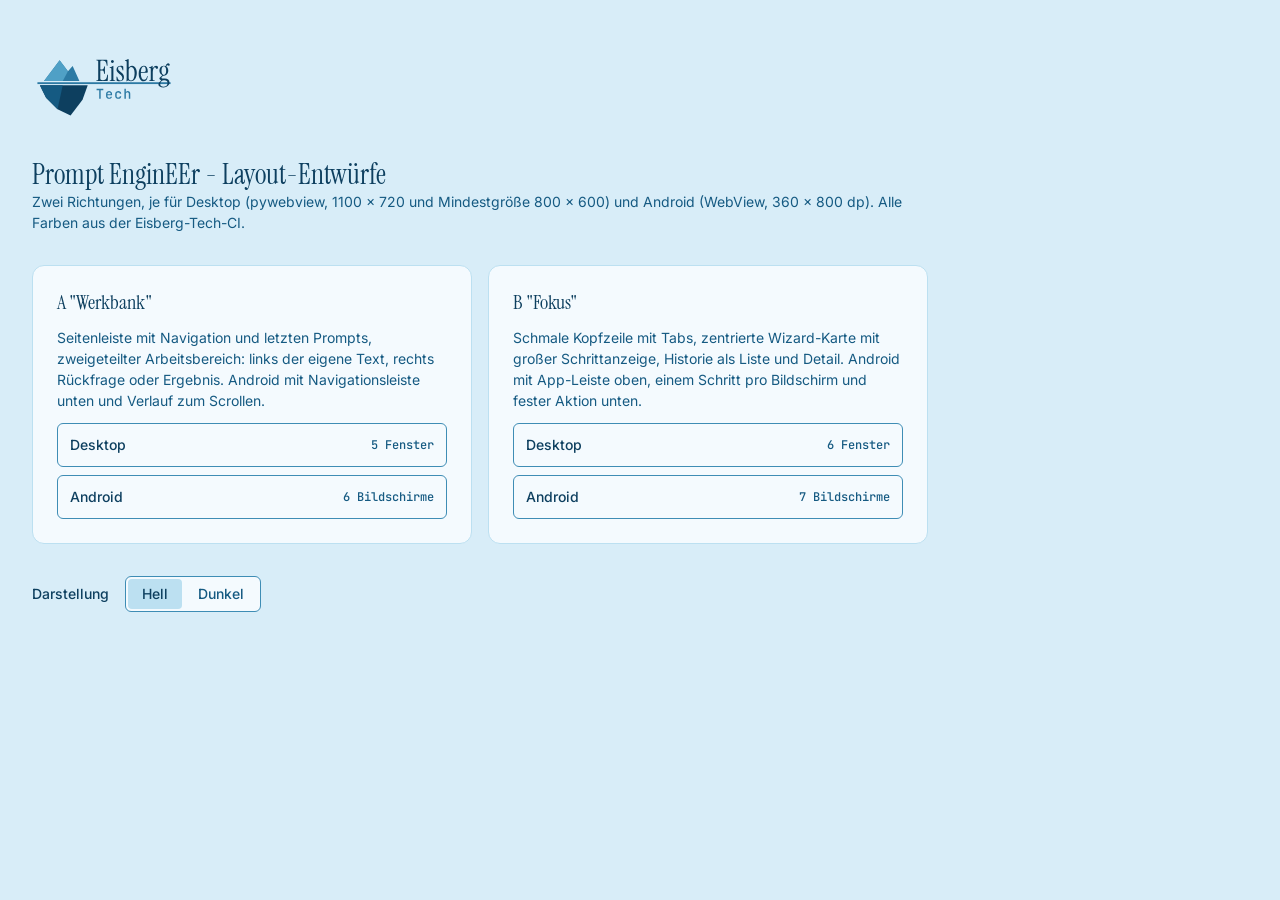
<file: design/index.html>
<!doctype html>
<html lang="de">
<head>
<meta charset="utf-8">
<meta name="viewport" content="width=device-width, initial-scale=1">
<title>Layout-Entwürfe | Prompt EnginEEr</title>
<link rel="icon" href="assets/favicon.svg" type="image/svg+xml">
<link rel="icon" href="assets/favicon-32.png" sizes="32x32" type="image/png">
<link rel="apple-touch-icon" href="assets/favicon-180.png">
<link rel="stylesheet" href="ci_tokens.css">
<style>
  .ov { display: grid; gap: 32px; max-width: 960px; padding: 32px; }
  .ov-head { display: flex; flex-wrap: wrap; align-items: center; gap: 16px 24px; }
  .ov-grid { display: grid; grid-template-columns: repeat(auto-fit, minmax(300px, 1fr)); gap: 16px; }
  .ov-card { display: grid; gap: 12px; align-content: start; padding: 24px; border: 1px solid var(--line); border-radius: 12px; background: var(--surface); }
  .ov-card ul { display: grid; gap: 8px; margin: 0; padding: 0; list-style: none; }
  .ov-card li a { display: flex; align-items: center; justify-content: space-between; gap: 12px; min-height: 44px; padding: 0 12px; border: 1px solid var(--control); border-radius: var(--r-control); text-decoration: none; font: 500 14px/1.3 var(--font-ui); }
  .ov-card li a:hover { background: var(--sunken); }
  .ov-foot { display: flex; flex-wrap: wrap; align-items: center; gap: 16px; }
</style>
</head>
<body>
<main class="ov">
  <header class="ov-head">
    <img class="lockup on-light" src="assets/logo_hell.svg" alt="Eisberg Tech" width="144" height="67" style="margin-left:0">
    <img class="lockup on-dark" src="assets/logo_dunkel.svg" alt="Eisberg Tech" width="144" height="67" style="margin-left:0">
    <div>
      <h1 class="h1">Prompt EnginEEr - Layout-Entwürfe</h1>
      <p class="lead">Zwei Richtungen, je für Desktop (pywebview, 1100 x 720 und Mindestgröße 800 x 600) und Android (WebView, 360 x 800 dp). Alle Farben aus der Eisberg-Tech-CI.</p>
    </div>
  </header>

  <div class="ov-grid">
    <section class="ov-card">
      <h2 class="h2">A "Werkbank"</h2>
      <p class="lead">Seitenleiste mit Navigation und letzten Prompts, zweigeteilter Arbeitsbereich: links der eigene Text, rechts Rückfrage oder Ergebnis. Android mit Navigationsleiste unten und Verlauf zum Scrollen.</p>
      <ul>
        <li><a href="A_werkbank_desktop.html">Desktop<span class="tag">5 Fenster</span></a></li>
        <li><a href="A_werkbank_android.html">Android<span class="tag">6 Bildschirme</span></a></li>
      </ul>
    </section>
    <section class="ov-card">
      <h2 class="h2">B "Fokus"</h2>
      <p class="lead">Schmale Kopfzeile mit Tabs, zentrierte Wizard-Karte mit großer Schrittanzeige, Historie als Liste und Detail. Android mit App-Leiste oben, einem Schritt pro Bildschirm und fester Aktion unten.</p>
      <ul>
        <li><a href="B_fokus_desktop.html">Desktop<span class="tag">6 Fenster</span></a></li>
        <li><a href="B_fokus_android.html">Android<span class="tag">7 Bildschirme</span></a></li>
      </ul>
    </section>
  </div>

  <div class="ov-foot">
    <span class="lbl">Darstellung</span>
    <div class="seg" role="group" aria-label="Darstellung">
      <button type="button" data-set-theme="light">Hell</button>
      <button type="button" data-set-theme="dark">Dunkel</button>
    </div>
  </div>
</main>
<script>
(function () {
  var root = document.documentElement, mq = matchMedia("(prefers-color-scheme: dark)");
  function set(mode) {
    root.dataset.theme = mode === "system" ? (mq.matches ? "dark" : "light") : mode;
    document.querySelectorAll("[data-set-theme]").forEach(function (b) { b.setAttribute("aria-pressed", String(b.dataset.setTheme === mode)); });
  }
  document.addEventListener("click", function (e) { var b = e.target.closest("[data-set-theme]"); if (b) set(b.dataset.setTheme); });
  set(mq.matches ? "dark" : "light");
})();
</script>
</body>
</html>
</file>
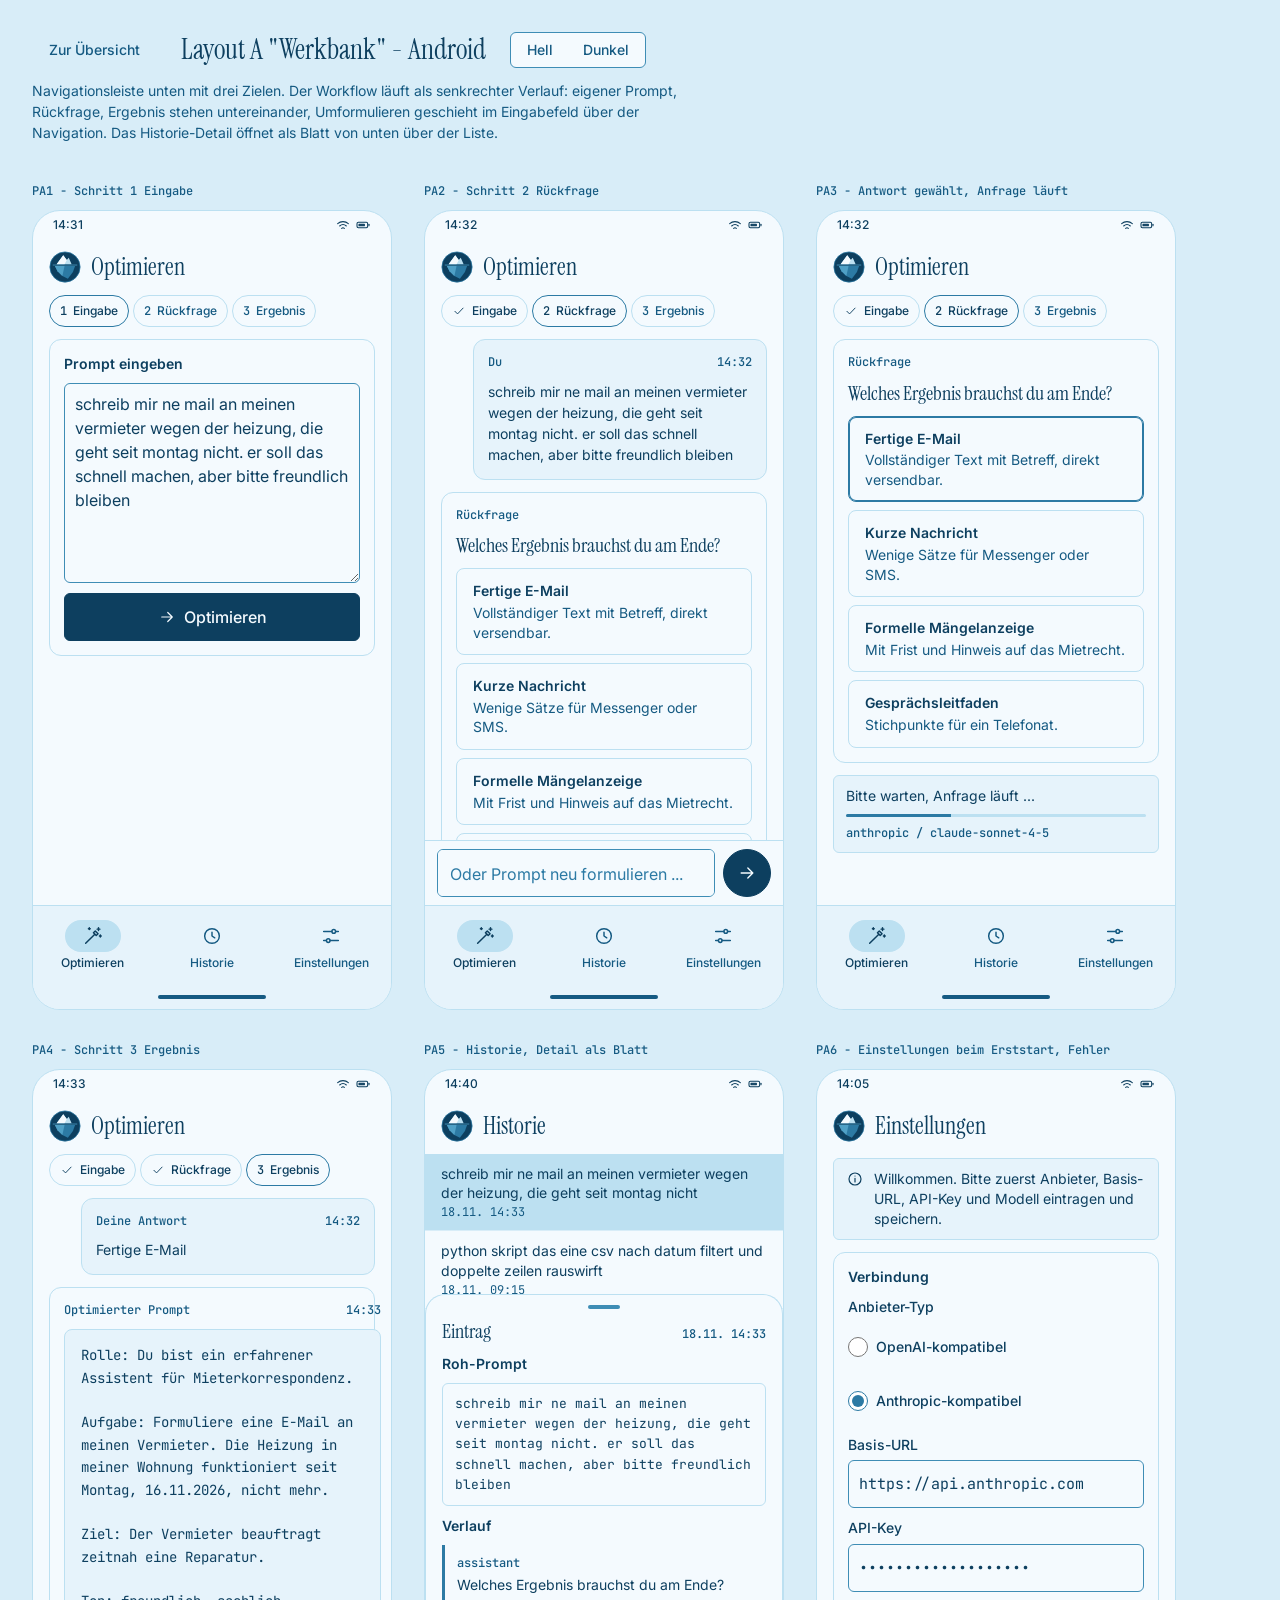
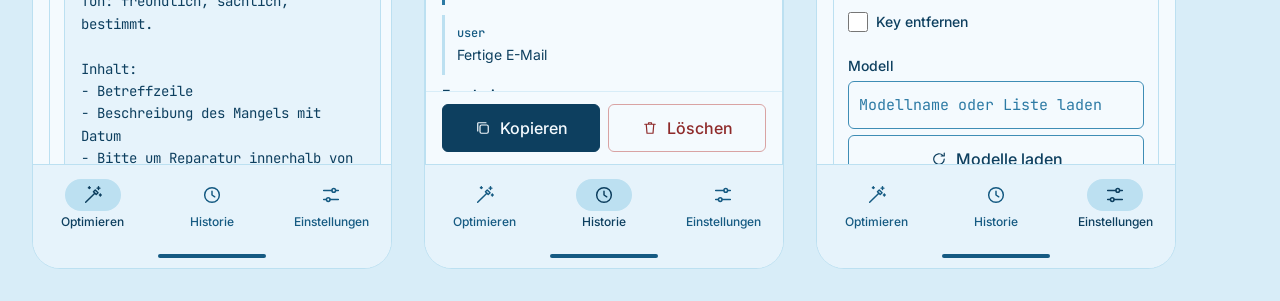
<file: design/A_werkbank_android.html>
<!doctype html>
<html lang="de">
<head>
<meta charset="utf-8">
<meta name="viewport" content="width=device-width, initial-scale=1">
<title>Layout A Werkbank - Android | Prompt EnginEEr</title>
<link rel="icon" href="assets/favicon.svg" type="image/svg+xml">
<link rel="icon" href="assets/favicon-32.png" sizes="32x32" type="image/png">
<link rel="apple-touch-icon" href="assets/favicon-180.png">
<link rel="stylesheet" href="ci_tokens.css">
<link rel="stylesheet" href="A.css">
</head>
<body>
<svg width="0" height="0" style="position:absolute" aria-hidden="true">
  <symbol id="i-opt" viewBox="0 0 24 24"><path d="M4 20L14 10"/><path d="M12.5 8.5l2-2 3 3-2 2z"/><path d="M18 3v3M16.5 4.5h3M20 11v2M19 12h2M8 3v2M7 4h2"/></symbol>
  <symbol id="i-hist" viewBox="0 0 24 24"><circle cx="12" cy="12" r="8"/><path d="M12 8v4l3 2"/></symbol>
  <symbol id="i-set" viewBox="0 0 24 24"><path d="M4 7h9M17 7h3M4 17h3M11 17h9"/><circle cx="15" cy="7" r="2"/><circle cx="9" cy="17" r="2"/></symbol>
  <symbol id="i-copy" viewBox="0 0 24 24"><rect x="8" y="8" width="11" height="11" rx="2"/><path d="M16 5H6a1 1 0 0 0-1 1v10"/></symbol>
  <symbol id="i-del" viewBox="0 0 24 24"><path d="M5 7h14M10 7V5h4v2M7 7l1 12h8l1-12"/></symbol>
  <symbol id="i-new" viewBox="0 0 24 24"><path d="M12 5v14M5 12h14"/></symbol>
  <symbol id="i-info" viewBox="0 0 24 24"><circle cx="12" cy="12" r="8"/><path d="M12 11v5M12 8h.01"/></symbol>
  <symbol id="i-alert" viewBox="0 0 24 24"><path d="M12 4l9 16H3z"/><path d="M12 10v4M12 17h.01"/></symbol>
  <symbol id="i-send" viewBox="0 0 24 24"><path d="M5 12h14M13 6l6 6-6 6"/></symbol>
  <symbol id="i-load" viewBox="0 0 24 24"><path d="M19 12a7 7 0 1 1-2-4.9M19 4v4h-4"/></symbol>
  <symbol id="i-check" viewBox="0 0 24 24"><path d="M5 12.5l4.5 4.5L19 7"/></symbol>
  <symbol id="i-wifi" viewBox="0 0 24 24"><path d="M4 10a12 12 0 0 1 16 0M7 13.5a7.5 7.5 0 0 1 10 0M10 17a3 3 0 0 1 4 0"/></symbol>
  <symbol id="i-bat" viewBox="0 0 24 24"><rect x="3" y="8" width="16" height="8" rx="2"/><path d="M21 11v2"/><path d="M6 11h8v2H6z" fill="currentColor"/></symbol>
</svg>

<main class="mock">
  <header class="mock-head">
    <a class="btn btn-quiet" href="index.html">Zur Übersicht</a>
    <h1 class="h1">Layout A "Werkbank" - Android</h1>
    <div class="seg" role="group" aria-label="Darstellung der Mockups">
      <button type="button" data-set-theme="light">Hell</button>
      <button type="button" data-set-theme="dark">Dunkel</button>
    </div>
    <p class="lead">Navigationsleiste unten mit drei Zielen. Der Workflow läuft als senkrechter Verlauf: eigener Prompt, Rückfrage, Ergebnis stehen untereinander, Umformulieren geschieht im Eingabefeld über der Navigation. Das Historie-Detail öffnet als Blatt von unten über der Liste.</p>
  </header>

  <div class="mock-row">
    <!-- PA1 Eingabe -->
    <figure>
      <figcaption class="mock-cap">PA1 - Schritt 1 Eingabe</figcaption>
      <div class="phone touch">
        <div class="sysbar"><span>14:31</span><span><svg class="ico"><use href="#i-wifi"/></svg><svg class="ico"><use href="#i-bat"/></svg></span></div>
        <div class="a-mob">
          <header class="a-top"><img class="mark" src="assets/logo_mark.svg" alt="Eisberg Tech" width="32" height="32"><h2 class="h1">Optimieren</h2></header>
          <ol class="a-steps" aria-label="Fortschritt">
            <li aria-current="step"><span class="n">1</span>Eingabe</li>
            <li><span class="n">2</span>Rückfrage</li>
            <li><span class="n">3</span>Ergebnis</li>
          </ol>
          <div class="a-feed">
            <div class="card">
              <label class="h3" for="pa1-raw">Prompt eingeben</label>
              <textarea id="pa1-raw" class="textarea" placeholder="Beschreibe frei, was die KI für dich tun soll. Unvollständige Sätze sind okay.">schreib mir ne mail an meinen vermieter wegen der heizung, die geht seit montag nicht. er soll das schnell machen, aber bitte freundlich bleiben</textarea>
              <div class="card-actions one"><button type="button" class="btn btn-primary"><svg class="ico"><use href="#i-send"/></svg>Optimieren</button></div>
            </div>
          </div>
          <nav class="a-bnav" aria-label="Hauptnavigation">
            <a href="#" aria-current="page"><span class="pill"><svg class="ico"><use href="#i-opt"/></svg></span>Optimieren</a>
            <a href="#"><span class="pill"><svg class="ico"><use href="#i-hist"/></svg></span>Historie</a>
            <a href="#"><span class="pill"><svg class="ico"><use href="#i-set"/></svg></span>Einstellungen</a>
          </nav>
        </div>
        <div class="gesture"></div>
      </div>
    </figure>

    <!-- PA2 Rueckfrage -->
    <figure>
      <figcaption class="mock-cap">PA2 - Schritt 2 Rückfrage</figcaption>
      <div class="phone touch">
        <div class="sysbar"><span>14:32</span><span><svg class="ico"><use href="#i-wifi"/></svg><svg class="ico"><use href="#i-bat"/></svg></span></div>
        <div class="a-mob">
          <header class="a-top"><img class="mark" src="assets/logo_mark.svg" alt="Eisberg Tech" width="32" height="32"><h2 class="h1">Optimieren</h2></header>
          <ol class="a-steps" aria-label="Fortschritt">
            <li class="done"><svg class="ico"><use href="#i-check"/></svg>Eingabe</li>
            <li aria-current="step"><span class="n">2</span>Rückfrage</li>
            <li><span class="n">3</span>Ergebnis</li>
          </ol>
          <div class="a-feed">
            <div class="card mine"><div class="card-head"><span class="tag">Du</span><span class="tag">14:32</span></div><p>schreib mir ne mail an meinen vermieter wegen der heizung, die geht seit montag nicht. er soll das schnell machen, aber bitte freundlich bleiben</p></div>
            <div class="card">
              <span class="tag">Rückfrage</span>
              <p class="h2">Welches Ergebnis brauchst du am Ende?</p>
              <div class="opts" role="group" aria-label="Antwortvorgaben">
                <button type="button" class="opt"><b>Fertige E-Mail</b><span>Vollständiger Text mit Betreff, direkt versendbar.</span></button>
                <button type="button" class="opt"><b>Kurze Nachricht</b><span>Wenige Sätze für Messenger oder SMS.</span></button>
                <button type="button" class="opt"><b>Formelle Mängelanzeige</b><span>Mit Frist und Hinweis auf das Mietrecht.</span></button>
                <button type="button" class="opt"><b>Gesprächsleitfaden</b><span>Stichpunkte für ein Telefonat.</span></button>
              </div>
            </div>
          </div>
          <div class="a-composer">
            <textarea class="textarea" aria-label="Prompt neu formulieren" placeholder="Oder Prompt neu formulieren ..."></textarea>
            <button type="button" class="icon-btn primary" aria-label="Neu formulieren senden"><svg class="ico"><use href="#i-send"/></svg></button>
          </div>
          <nav class="a-bnav" aria-label="Hauptnavigation">
            <a href="#" aria-current="page"><span class="pill"><svg class="ico"><use href="#i-opt"/></svg></span>Optimieren</a>
            <a href="#"><span class="pill"><svg class="ico"><use href="#i-hist"/></svg></span>Historie</a>
            <a href="#"><span class="pill"><svg class="ico"><use href="#i-set"/></svg></span>Einstellungen</a>
          </nav>
        </div>
        <div class="gesture"></div>
      </div>
    </figure>

    <!-- PA3 Anfrage laeuft -->
    <figure>
      <figcaption class="mock-cap">PA3 - Antwort gewählt, Anfrage läuft</figcaption>
      <div class="phone touch">
        <div class="sysbar"><span>14:32</span><span><svg class="ico"><use href="#i-wifi"/></svg><svg class="ico"><use href="#i-bat"/></svg></span></div>
        <div class="a-mob">
          <header class="a-top"><img class="mark" src="assets/logo_mark.svg" alt="Eisberg Tech" width="32" height="32"><h2 class="h1">Optimieren</h2></header>
          <ol class="a-steps" aria-label="Fortschritt">
            <li class="done"><svg class="ico"><use href="#i-check"/></svg>Eingabe</li>
            <li aria-current="step"><span class="n">2</span>Rückfrage</li>
            <li><span class="n">3</span>Ergebnis</li>
          </ol>
          <div class="a-feed">
            <div class="card">
              <span class="tag">Rückfrage</span>
              <p class="h2">Welches Ergebnis brauchst du am Ende?</p>
              <div class="opts" role="group" aria-label="Antwortvorgaben">
                <button type="button" class="opt" aria-pressed="true"><b>Fertige E-Mail</b><span>Vollständiger Text mit Betreff, direkt versendbar.</span></button>
                <button type="button" class="opt"><b>Kurze Nachricht</b><span>Wenige Sätze für Messenger oder SMS.</span></button>
                <button type="button" class="opt"><b>Formelle Mängelanzeige</b><span>Mit Frist und Hinweis auf das Mietrecht.</span></button>
                <button type="button" class="opt"><b>Gesprächsleitfaden</b><span>Stichpunkte für ein Telefonat.</span></button>
              </div>
            </div>
            <div class="note note-busy" role="status">
              <p>Bitte warten, Anfrage läuft ...</p>
              <div class="bar"></div>
              <span class="tag">anthropic / claude-sonnet-4-5</span>
            </div>
          </div>
          <nav class="a-bnav" aria-label="Hauptnavigation">
            <a href="#" aria-current="page"><span class="pill"><svg class="ico"><use href="#i-opt"/></svg></span>Optimieren</a>
            <a href="#"><span class="pill"><svg class="ico"><use href="#i-hist"/></svg></span>Historie</a>
            <a href="#"><span class="pill"><svg class="ico"><use href="#i-set"/></svg></span>Einstellungen</a>
          </nav>
        </div>
        <div class="gesture"></div>
      </div>
    </figure>

    <!-- PA4 Ergebnis -->
    <figure>
      <figcaption class="mock-cap">PA4 - Schritt 3 Ergebnis</figcaption>
      <div class="phone touch">
        <div class="sysbar"><span>14:33</span><span><svg class="ico"><use href="#i-wifi"/></svg><svg class="ico"><use href="#i-bat"/></svg></span></div>
        <div class="a-mob">
          <header class="a-top"><img class="mark" src="assets/logo_mark.svg" alt="Eisberg Tech" width="32" height="32"><h2 class="h1">Optimieren</h2></header>
          <ol class="a-steps" aria-label="Fortschritt">
            <li class="done"><svg class="ico"><use href="#i-check"/></svg>Eingabe</li>
            <li class="done"><svg class="ico"><use href="#i-check"/></svg>Rückfrage</li>
            <li aria-current="step"><span class="n">3</span>Ergebnis</li>
          </ol>
          <div class="a-feed">
            <div class="card mine"><div class="card-head"><span class="tag">Deine Antwort</span><span class="tag">14:32</span></div><p>Fertige E-Mail</p></div>
            <div class="card">
              <div class="card-head"><span class="tag">Optimierter Prompt</span><span class="tag">14:33</span></div>
<pre class="result">Rolle: Du bist ein erfahrener Assistent für Mieterkorrespondenz.

Aufgabe: Formuliere eine E-Mail an meinen Vermieter. Die Heizung in meiner Wohnung funktioniert seit Montag, 16.11.2026, nicht mehr.

Ziel: Der Vermieter beauftragt zeitnah eine Reparatur.

Ton: freundlich, sachlich, bestimmt.

Inhalt:
- Betreffzeile
- Beschreibung des Mangels mit Datum
- Bitte um Reparatur innerhalb von 3 Werktagen
- Angebot, einen Termin für den Handwerker abzustimmen

Format: Fließtext mit Anrede und Grußformel, höchstens 150 Wörter.</pre>
              <div class="card-actions">
                <button type="button" class="btn btn-primary"><svg class="ico"><use href="#i-copy"/></svg>Kopieren</button>
                <button type="button" class="btn"><svg class="ico"><use href="#i-new"/></svg>Neuer Prompt</button>
              </div>
            </div>
          </div>
          <nav class="a-bnav" aria-label="Hauptnavigation">
            <a href="#" aria-current="page"><span class="pill"><svg class="ico"><use href="#i-opt"/></svg></span>Optimieren</a>
            <a href="#"><span class="pill"><svg class="ico"><use href="#i-hist"/></svg></span>Historie</a>
            <a href="#"><span class="pill"><svg class="ico"><use href="#i-set"/></svg></span>Einstellungen</a>
          </nav>
        </div>
        <div class="gesture"></div>
      </div>
    </figure>

    <!-- PA5 Historie -->
    <figure>
      <figcaption class="mock-cap">PA5 - Historie, Detail als Blatt</figcaption>
      <div class="phone touch">
        <div class="sysbar"><span>14:40</span><span><svg class="ico"><use href="#i-wifi"/></svg><svg class="ico"><use href="#i-bat"/></svg></span></div>
        <div class="a-mob">
          <header class="a-top"><img class="mark" src="assets/logo_mark.svg" alt="Eisberg Tech" width="32" height="32"><h2 class="h1">Historie</h2></header>
          <ul class="a-list" aria-label="Einträge" style="flex:1;min-height:0">
            <li><a href="#" aria-current="true"><span>schreib mir ne mail an meinen vermieter wegen der heizung, die geht seit montag nicht</span><time>18.11. 14:33</time></a></li>
            <li><a href="#"><span>python skript das eine csv nach datum filtert und doppelte zeilen rauswirft</span><time>18.11. 09:15</time></a></li>
            <li><a href="#"><span>produkttext für die eisberg tech website, abschnitt it-support</span><time>17.11. 17:48</time></a></li>
          </ul>
          <section class="a-sheet" aria-label="Eintrag vom 18.11. 14:33">
            <div class="grip"></div>
            <div class="a-sheet-body">
              <div class="card-head"><h3 class="h2">Eintrag</h3><span class="tag">18.11. 14:33</span></div>
              <h4 class="h3">Roh-Prompt</h4>
              <pre class="raw">schreib mir ne mail an meinen vermieter wegen der heizung, die geht seit montag nicht. er soll das schnell machen, aber bitte freundlich bleiben</pre>
              <h4 class="h3">Verlauf</h4>
              <div class="turn turn-assistant"><span class="tag">assistant</span>Welches Ergebnis brauchst du am Ende?</div>
              <div class="turn"><span class="tag">user</span>Fertige E-Mail</div>
              <h4 class="h3">Ergebnis</h4>
<pre class="result">Rolle: Du bist ein erfahrener Assistent für Mieterkorrespondenz.

Aufgabe: Formuliere eine E-Mail an meinen Vermieter. Die Heizung in meiner Wohnung funktioniert seit Montag, 16.11.2026, nicht mehr.

Ziel: Der Vermieter beauftragt zeitnah eine Reparatur.

Ton: freundlich, sachlich, bestimmt.

Inhalt:
- Betreffzeile
- Beschreibung des Mangels mit Datum
- Bitte um Reparatur innerhalb von 3 Werktagen
- Angebot, einen Termin für den Handwerker abzustimmen

Format: Fließtext mit Anrede und Grußformel, höchstens 150 Wörter.</pre>
            </div>
            <div class="a-sheet-foot">
              <button type="button" class="btn btn-primary"><svg class="ico"><use href="#i-copy"/></svg>Kopieren</button>
              <button type="button" class="btn btn-danger"><svg class="ico"><use href="#i-del"/></svg>Löschen</button>
            </div>
          </section>
          <nav class="a-bnav" aria-label="Hauptnavigation">
            <a href="#"><span class="pill"><svg class="ico"><use href="#i-opt"/></svg></span>Optimieren</a>
            <a href="#" aria-current="page"><span class="pill"><svg class="ico"><use href="#i-hist"/></svg></span>Historie</a>
            <a href="#"><span class="pill"><svg class="ico"><use href="#i-set"/></svg></span>Einstellungen</a>
          </nav>
        </div>
        <div class="gesture"></div>
      </div>
    </figure>

    <!-- PA6 Einstellungen -->
    <figure>
      <figcaption class="mock-cap">PA6 - Einstellungen beim Erststart, Fehler</figcaption>
      <div class="phone touch">
        <div class="sysbar"><span>14:05</span><span><svg class="ico"><use href="#i-wifi"/></svg><svg class="ico"><use href="#i-bat"/></svg></span></div>
        <div class="a-mob">
          <header class="a-top"><img class="mark" src="assets/logo_mark.svg" alt="Eisberg Tech" width="32" height="32"><h2 class="h1">Einstellungen</h2></header>
          <div class="a-feed">
            <div class="note"><svg class="ico"><use href="#i-info"/></svg><p>Willkommen. Bitte zuerst Anbieter, Basis-URL, API-Key und Modell eintragen und speichern.</p></div>
            <div class="card">
              <h3 class="h3">Verbindung</h3>
              <div class="field" role="radiogroup" aria-labelledby="pa6-type">
                <span class="lbl" id="pa6-type">Anbieter-Typ</span>
                <label class="check"><input type="radio" name="pa6-type"> OpenAI-kompatibel</label>
                <label class="check"><input type="radio" name="pa6-type" checked> Anthropic-kompatibel</label>
              </div>
              <div class="field">
                <label for="pa6-url">Basis-URL</label>
                <input id="pa6-url" class="input mono" type="text" value="https://api.anthropic.com" autocomplete="off">
              </div>
              <div class="field">
                <label for="pa6-key">API-Key</label>
                <input id="pa6-key" class="input mono" type="password" value="sk-ant-beispielwert" autocomplete="off">
                <label class="check"><input type="checkbox"> Key entfernen</label>
              </div>
              <div class="field">
                <label for="pa6-model">Modell</label>
                <input id="pa6-model" class="input mono" type="text" placeholder="Modellname oder Liste laden" autocomplete="off">
                <button type="button" class="btn"><svg class="ico"><use href="#i-load"/></svg>Modelle laden</button>
                <div class="note note-error" role="alert"><svg class="ico"><use href="#i-alert"/></svg><p>Modelle laden fehlgeschlagen: 401 Unauthorized. API-Key prüfen.</p></div>
              </div>
              <button type="button" class="btn btn-primary">Speichern</button>
            </div>
            <div class="card">
              <h3 class="h3">Darstellung</h3>
              <div class="seg" role="group" aria-label="Modus">
                <button type="button" data-set-theme="system">System</button>
                <button type="button" data-set-theme="light">Hell</button>
                <button type="button" data-set-theme="dark">Dunkel</button>
              </div>
            </div>
            <div class="card">
              <div class="card-head"><h3 class="h3">Über</h3><span class="tag">1.3.0</span></div>
              <div class="lockup-box">
                <img class="lockup on-light" src="assets/logo_hell.svg" alt="Eisberg Tech" width="144" height="67">
                <img class="lockup on-dark" src="assets/logo_dunkel.svg" alt="Eisberg Tech" width="144" height="67">
              </div>
            </div>
          </div>
          <nav class="a-bnav" aria-label="Hauptnavigation">
            <a href="#"><span class="pill"><svg class="ico"><use href="#i-opt"/></svg></span>Optimieren</a>
            <a href="#"><span class="pill"><svg class="ico"><use href="#i-hist"/></svg></span>Historie</a>
            <a href="#" aria-current="page"><span class="pill"><svg class="ico"><use href="#i-set"/></svg></span>Einstellungen</a>
          </nav>
        </div>
        <div class="gesture"></div>
      </div>
    </figure>
  </div>
</main>

<script>
(function () {
  var root = document.documentElement, mq = matchMedia("(prefers-color-scheme: dark)");
  function set(mode) {
    root.dataset.theme = mode === "system" ? (mq.matches ? "dark" : "light") : mode;
    document.querySelectorAll("[data-set-theme]").forEach(function (b) { b.setAttribute("aria-pressed", String(b.dataset.setTheme === mode)); });
  }
  document.addEventListener("click", function (e) { var b = e.target.closest("[data-set-theme]"); if (b) set(b.dataset.setTheme); });
  set("system");
})();
</script>
</body>
</html>
</file>
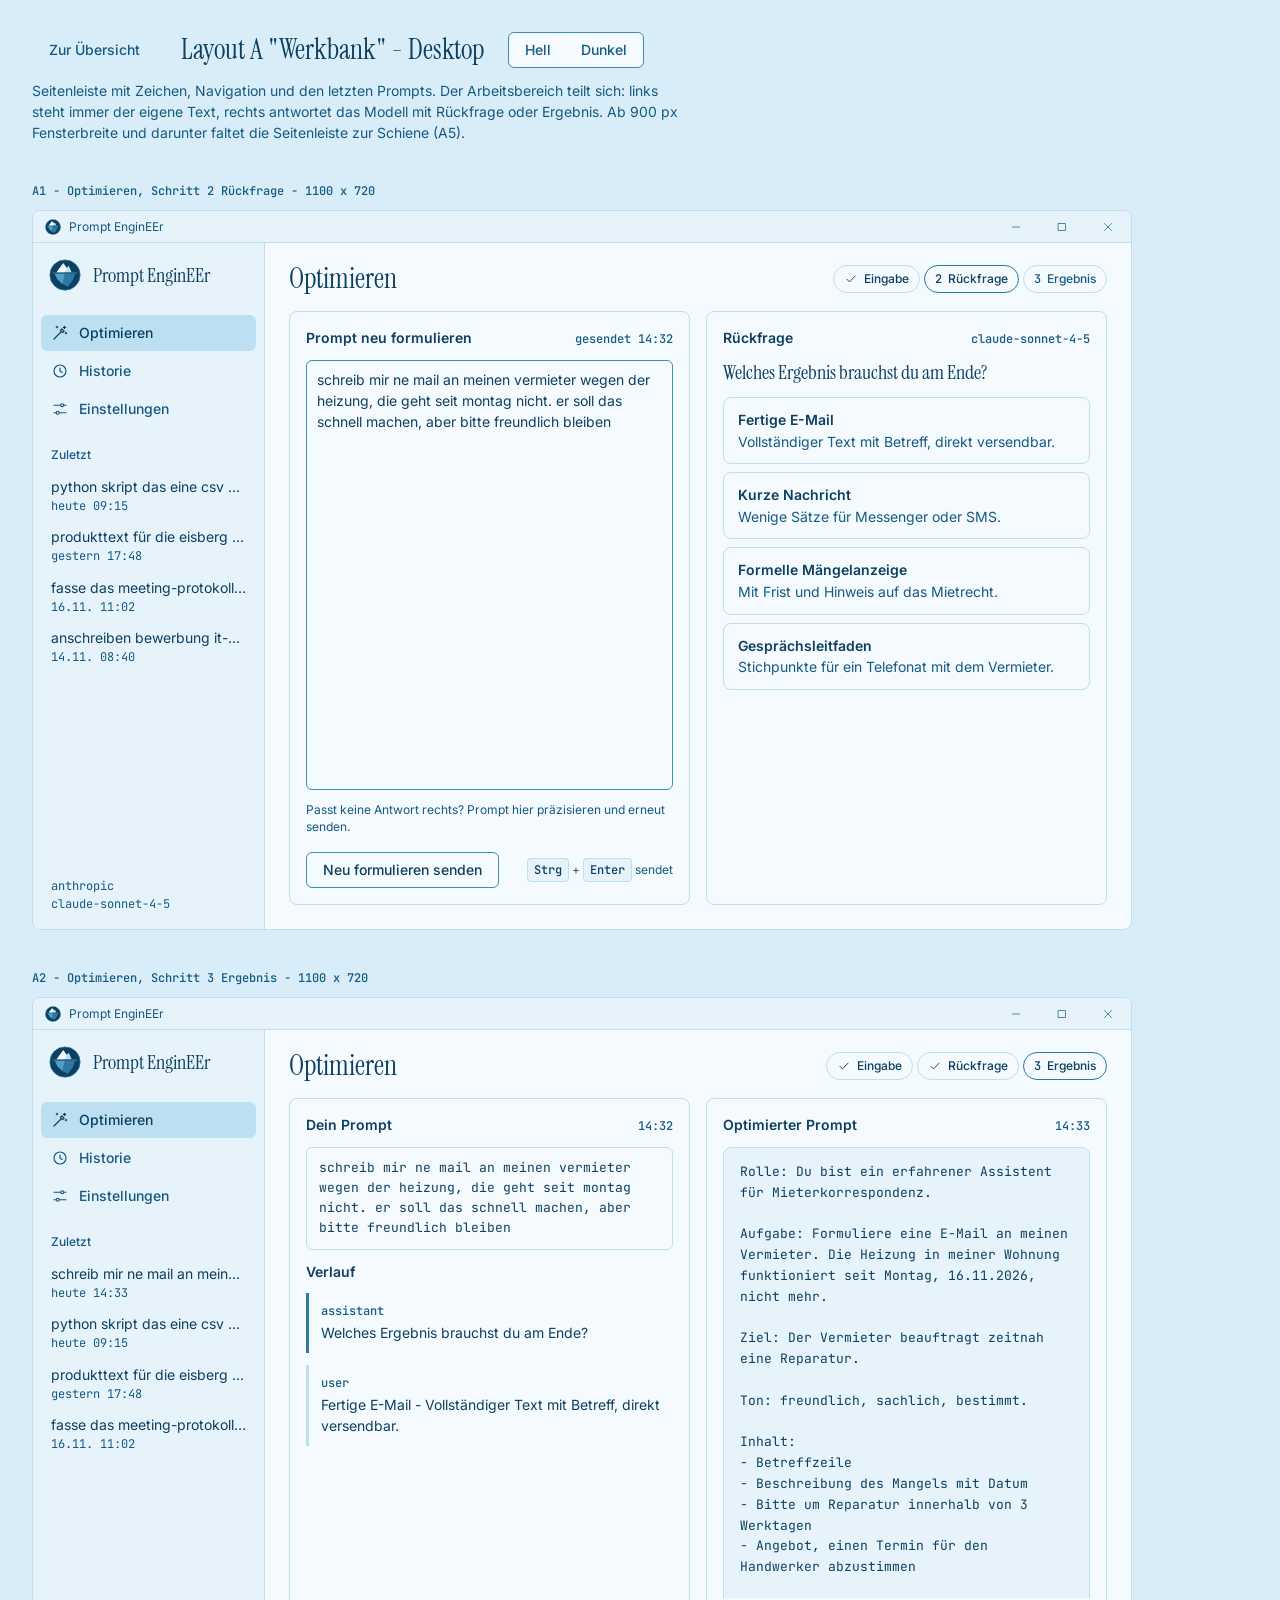
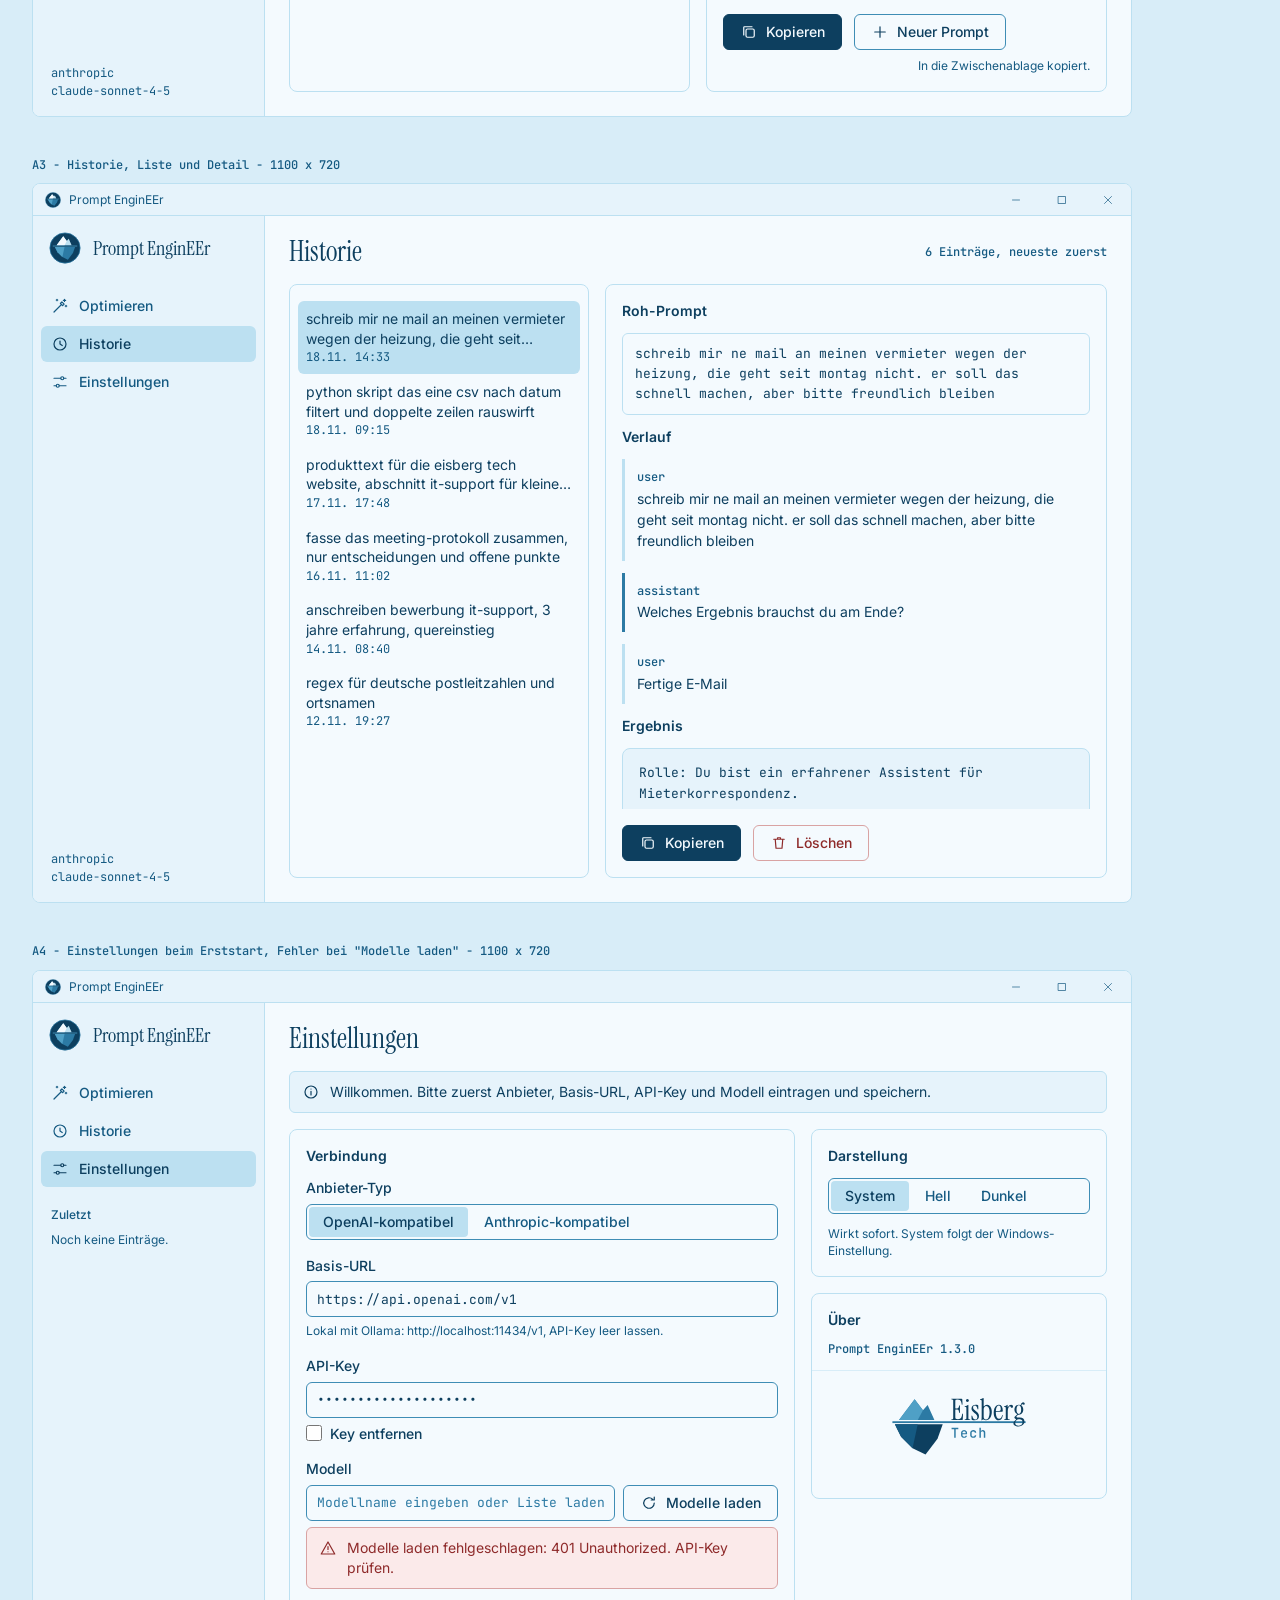
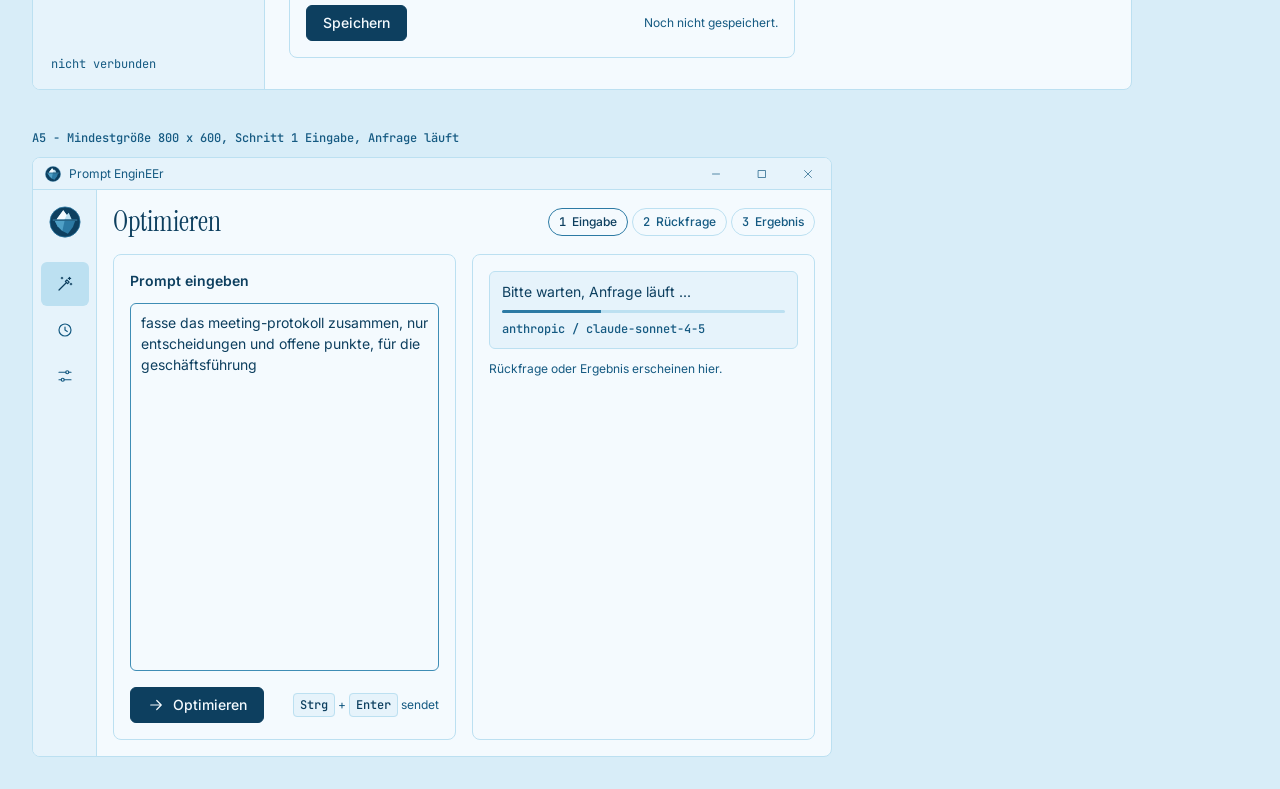
<file: design/A_werkbank_desktop.html>
<!doctype html>
<html lang="de">
<head>
<meta charset="utf-8">
<meta name="viewport" content="width=device-width, initial-scale=1">
<title>Layout A Werkbank - Desktop | Prompt EnginEEr</title>
<link rel="icon" href="assets/favicon.svg" type="image/svg+xml">
<link rel="icon" href="assets/favicon-32.png" sizes="32x32" type="image/png">
<link rel="apple-touch-icon" href="assets/favicon-180.png">
<link rel="stylesheet" href="ci_tokens.css">
<link rel="stylesheet" href="A.css">
</head>
<body>
<svg width="0" height="0" style="position:absolute" aria-hidden="true">
  <symbol id="i-opt" viewBox="0 0 24 24"><path d="M4 20L14 10"/><path d="M12.5 8.5l2-2 3 3-2 2z"/><path d="M18 3v3M16.5 4.5h3M20 11v2M19 12h2M8 3v2M7 4h2"/></symbol>
  <symbol id="i-hist" viewBox="0 0 24 24"><circle cx="12" cy="12" r="8"/><path d="M12 8v4l3 2"/></symbol>
  <symbol id="i-set" viewBox="0 0 24 24"><path d="M4 7h9M17 7h3M4 17h3M11 17h9"/><circle cx="15" cy="7" r="2"/><circle cx="9" cy="17" r="2"/></symbol>
  <symbol id="i-copy" viewBox="0 0 24 24"><rect x="8" y="8" width="11" height="11" rx="2"/><path d="M16 5H6a1 1 0 0 0-1 1v10"/></symbol>
  <symbol id="i-del" viewBox="0 0 24 24"><path d="M5 7h14M10 7V5h4v2M7 7l1 12h8l1-12"/></symbol>
  <symbol id="i-new" viewBox="0 0 24 24"><path d="M12 5v14M5 12h14"/></symbol>
  <symbol id="i-info" viewBox="0 0 24 24"><circle cx="12" cy="12" r="8"/><path d="M12 11v5M12 8h.01"/></symbol>
  <symbol id="i-alert" viewBox="0 0 24 24"><path d="M12 4l9 16H3z"/><path d="M12 10v4M12 17h.01"/></symbol>
  <symbol id="i-send" viewBox="0 0 24 24"><path d="M5 12h14M13 6l6 6-6 6"/></symbol>
  <symbol id="i-load" viewBox="0 0 24 24"><path d="M19 12a7 7 0 1 1-2-4.9M19 4v4h-4"/></symbol>
  <symbol id="i-check" viewBox="0 0 24 24"><path d="M5 12.5l4.5 4.5L19 7"/></symbol>
  <symbol id="i-min" viewBox="0 0 24 24"><path d="M6 12h12"/></symbol>
  <symbol id="i-max" viewBox="0 0 24 24"><rect x="6" y="6" width="12" height="12"/></symbol>
  <symbol id="i-close" viewBox="0 0 24 24"><path d="M6 6l12 12M18 6L6 18"/></symbol>
</svg>

<main class="mock">
  <header class="mock-head">
    <a class="btn btn-quiet" href="index.html">Zur Übersicht</a>
    <h1 class="h1">Layout A "Werkbank" - Desktop</h1>
    <div class="seg" role="group" aria-label="Darstellung der Mockups">
      <button type="button" data-set-theme="light">Hell</button>
      <button type="button" data-set-theme="dark">Dunkel</button>
    </div>
    <p class="lead">Seitenleiste mit Zeichen, Navigation und den letzten Prompts. Der Arbeitsbereich teilt sich: links steht immer der eigene Text, rechts antwortet das Modell mit Rückfrage oder Ergebnis. Ab 900 px Fensterbreite und darunter faltet die Seitenleiste zur Schiene (A5).</p>
  </header>

  <!-- A1 Rueckfrage -->
  <figure>
    <figcaption class="mock-cap">A1 - Optimieren, Schritt 2 Rückfrage - 1100 x 720</figcaption>
    <div class="win">
      <div class="win-bar"><img src="assets/favicon.svg" alt="" width="16" height="16"><span>Prompt EnginEEr</span><span class="win-ctl" aria-hidden="true"><span><svg class="ico"><use href="#i-min"/></svg></span><span><svg class="ico"><use href="#i-max"/></svg></span><span><svg class="ico"><use href="#i-close"/></svg></span></span></div>
      <div class="a-app">
        <aside class="a-side">
          <div class="brand"><img class="mark" src="assets/logo_mark.svg" alt="Eisberg Tech" width="32" height="32"><span class="brand-name">Prompt EnginEEr</span></div>
          <nav class="a-nav" aria-label="Hauptnavigation">
            <a href="#" aria-current="page"><svg class="ico"><use href="#i-opt"/></svg><span>Optimieren</span></a>
            <a href="#"><svg class="ico"><use href="#i-hist"/></svg><span>Historie</span></a>
            <a href="#"><svg class="ico"><use href="#i-set"/></svg><span>Einstellungen</span></a>
          </nav>
          <section class="a-recent" aria-label="Zuletzt optimiert">
            <h3>Zuletzt</h3>
            <a href="#"><span>python skript das eine csv nach datum filtert und doppelte zeilen rauswirft</span><time>heute 09:15</time></a>
            <a href="#"><span>produkttext für die eisberg tech website, abschnitt it-support für kleine büros</span><time>gestern 17:48</time></a>
            <a href="#"><span>fasse das meeting-protokoll zusammen, nur entscheidungen und offene punkte</span><time>16.11. 11:02</time></a>
            <a href="#"><span>anschreiben bewerbung it-support, 3 jahre erfahrung, quereinstieg</span><time>14.11. 08:40</time></a>
          </section>
          <p class="a-side-foot">anthropic<br>claude-sonnet-4-5</p>
        </aside>
        <section class="a-main">
          <header class="a-head">
            <h2 class="h1">Optimieren</h2>
            <ol class="a-steps" aria-label="Fortschritt">
              <li class="done"><svg class="ico"><use href="#i-check"/></svg>Eingabe</li>
              <li aria-current="step"><span class="n">2</span>Rückfrage</li>
              <li><span class="n">3</span>Ergebnis</li>
            </ol>
          </header>
          <div class="a-work">
            <div class="pane">
              <div class="pane-head"><h3 class="h3">Prompt neu formulieren</h3><span class="tag">gesendet 14:32</span></div>
              <textarea class="textarea" aria-label="Prompt neu formulieren">schreib mir ne mail an meinen vermieter wegen der heizung, die geht seit montag nicht. er soll das schnell machen, aber bitte freundlich bleiben</textarea>
              <p class="hint" style="margin:0">Passt keine Antwort rechts? Prompt hier präzisieren und erneut senden.</p>
              <div class="pane-foot">
                <button type="button" class="btn">Neu formulieren senden</button>
                <span class="hint"><kbd>Strg</kbd> + <kbd>Enter</kbd> sendet</span>
              </div>
            </div>
            <div class="pane">
              <div class="pane-head"><h3 class="h3">Rückfrage</h3><span class="tag">claude-sonnet-4-5</span></div>
              <p class="h2">Welches Ergebnis brauchst du am Ende?</p>
              <div class="opts" role="group" aria-label="Antwortvorgaben">
                <button type="button" class="opt"><b>Fertige E-Mail</b><span>Vollständiger Text mit Betreff, direkt versendbar.</span></button>
                <button type="button" class="opt"><b>Kurze Nachricht</b><span>Wenige Sätze für Messenger oder SMS.</span></button>
                <button type="button" class="opt"><b>Formelle Mängelanzeige</b><span>Mit Frist und Hinweis auf das Mietrecht.</span></button>
                <button type="button" class="opt"><b>Gesprächsleitfaden</b><span>Stichpunkte für ein Telefonat mit dem Vermieter.</span></button>
              </div>
            </div>
          </div>
        </section>
      </div>
    </div>
  </figure>

  <!-- A2 Ergebnis -->
  <figure>
    <figcaption class="mock-cap">A2 - Optimieren, Schritt 3 Ergebnis - 1100 x 720</figcaption>
    <div class="win">
      <div class="win-bar"><img src="assets/favicon.svg" alt="" width="16" height="16"><span>Prompt EnginEEr</span><span class="win-ctl" aria-hidden="true"><span><svg class="ico"><use href="#i-min"/></svg></span><span><svg class="ico"><use href="#i-max"/></svg></span><span><svg class="ico"><use href="#i-close"/></svg></span></span></div>
      <div class="a-app">
        <aside class="a-side">
          <div class="brand"><img class="mark" src="assets/logo_mark.svg" alt="Eisberg Tech" width="32" height="32"><span class="brand-name">Prompt EnginEEr</span></div>
          <nav class="a-nav" aria-label="Hauptnavigation">
            <a href="#" aria-current="page"><svg class="ico"><use href="#i-opt"/></svg><span>Optimieren</span></a>
            <a href="#"><svg class="ico"><use href="#i-hist"/></svg><span>Historie</span></a>
            <a href="#"><svg class="ico"><use href="#i-set"/></svg><span>Einstellungen</span></a>
          </nav>
          <section class="a-recent" aria-label="Zuletzt optimiert">
            <h3>Zuletzt</h3>
            <a href="#"><span>schreib mir ne mail an meinen vermieter wegen der heizung</span><time>heute 14:33</time></a>
            <a href="#"><span>python skript das eine csv nach datum filtert und doppelte zeilen rauswirft</span><time>heute 09:15</time></a>
            <a href="#"><span>produkttext für die eisberg tech website, abschnitt it-support für kleine büros</span><time>gestern 17:48</time></a>
            <a href="#"><span>fasse das meeting-protokoll zusammen, nur entscheidungen und offene punkte</span><time>16.11. 11:02</time></a>
          </section>
          <p class="a-side-foot">anthropic<br>claude-sonnet-4-5</p>
        </aside>
        <section class="a-main">
          <header class="a-head">
            <h2 class="h1">Optimieren</h2>
            <ol class="a-steps" aria-label="Fortschritt">
              <li class="done"><svg class="ico"><use href="#i-check"/></svg>Eingabe</li>
              <li class="done"><svg class="ico"><use href="#i-check"/></svg>Rückfrage</li>
              <li aria-current="step"><span class="n">3</span>Ergebnis</li>
            </ol>
          </header>
          <div class="a-work">
            <div class="pane">
              <div class="pane-head"><h3 class="h3">Dein Prompt</h3><span class="tag">14:32</span></div>
              <pre class="raw">schreib mir ne mail an meinen vermieter wegen der heizung, die geht seit montag nicht. er soll das schnell machen, aber bitte freundlich bleiben</pre>
              <h3 class="h3">Verlauf</h3>
              <div class="pane-scroll">
                <div class="turn turn-assistant"><span class="tag">assistant</span>Welches Ergebnis brauchst du am Ende?</div>
                <div class="turn"><span class="tag">user</span>Fertige E-Mail - Vollständiger Text mit Betreff, direkt versendbar.</div>
              </div>
            </div>
            <div class="pane">
              <div class="pane-head"><h3 class="h3">Optimierter Prompt</h3><span class="tag">14:33</span></div>
              <div class="pane-scroll">
<pre class="result">Rolle: Du bist ein erfahrener Assistent für Mieterkorrespondenz.

Aufgabe: Formuliere eine E-Mail an meinen Vermieter. Die Heizung in meiner Wohnung funktioniert seit Montag, 16.11.2026, nicht mehr.

Ziel: Der Vermieter beauftragt zeitnah eine Reparatur.

Ton: freundlich, sachlich, bestimmt.

Inhalt:
- Betreffzeile
- Beschreibung des Mangels mit Datum
- Bitte um Reparatur innerhalb von 3 Werktagen
- Angebot, einen Termin für den Handwerker abzustimmen

Format: Fließtext mit Anrede und Grußformel, höchstens 150 Wörter.</pre>
              </div>
              <div class="pane-foot">
                <button type="button" class="btn btn-primary"><svg class="ico"><use href="#i-copy"/></svg>Kopieren</button>
                <button type="button" class="btn"><svg class="ico"><use href="#i-new"/></svg>Neuer Prompt</button>
                <span class="hint">In die Zwischenablage kopiert.</span>
              </div>
            </div>
          </div>
        </section>
      </div>
    </div>
  </figure>

  <!-- A3 Historie -->
  <figure>
    <figcaption class="mock-cap">A3 - Historie, Liste und Detail - 1100 x 720</figcaption>
    <div class="win">
      <div class="win-bar"><img src="assets/favicon.svg" alt="" width="16" height="16"><span>Prompt EnginEEr</span><span class="win-ctl" aria-hidden="true"><span><svg class="ico"><use href="#i-min"/></svg></span><span><svg class="ico"><use href="#i-max"/></svg></span><span><svg class="ico"><use href="#i-close"/></svg></span></span></div>
      <div class="a-app">
        <aside class="a-side">
          <div class="brand"><img class="mark" src="assets/logo_mark.svg" alt="Eisberg Tech" width="32" height="32"><span class="brand-name">Prompt EnginEEr</span></div>
          <nav class="a-nav" aria-label="Hauptnavigation">
            <a href="#"><svg class="ico"><use href="#i-opt"/></svg><span>Optimieren</span></a>
            <a href="#" aria-current="page"><svg class="ico"><use href="#i-hist"/></svg><span>Historie</span></a>
            <a href="#"><svg class="ico"><use href="#i-set"/></svg><span>Einstellungen</span></a>
          </nav>
          <p class="a-side-foot">anthropic<br>claude-sonnet-4-5</p>
        </aside>
        <section class="a-main">
          <header class="a-head">
            <h2 class="h1">Historie</h2>
            <span class="tag">6 Einträge, neueste zuerst</span>
          </header>
          <div class="a-work hist">
            <div class="pane">
              <ul class="a-list" aria-label="Einträge">
                <li><a href="#" aria-current="true"><span>schreib mir ne mail an meinen vermieter wegen der heizung, die geht seit montag nicht</span><time>18.11. 14:33</time></a></li>
                <li><a href="#"><span>python skript das eine csv nach datum filtert und doppelte zeilen rauswirft</span><time>18.11. 09:15</time></a></li>
                <li><a href="#"><span>produkttext für die eisberg tech website, abschnitt it-support für kleine büros</span><time>17.11. 17:48</time></a></li>
                <li><a href="#"><span>fasse das meeting-protokoll zusammen, nur entscheidungen und offene punkte</span><time>16.11. 11:02</time></a></li>
                <li><a href="#"><span>anschreiben bewerbung it-support, 3 jahre erfahrung, quereinstieg</span><time>14.11. 08:40</time></a></li>
                <li><a href="#"><span>regex für deutsche postleitzahlen und ortsnamen</span><time>12.11. 19:27</time></a></li>
              </ul>
            </div>
            <div class="pane">
              <div class="pane-scroll">
                <h3 class="h3">Roh-Prompt</h3>
                <pre class="raw">schreib mir ne mail an meinen vermieter wegen der heizung, die geht seit montag nicht. er soll das schnell machen, aber bitte freundlich bleiben</pre>
                <h3 class="h3">Verlauf</h3>
                <div class="turn"><span class="tag">user</span>schreib mir ne mail an meinen vermieter wegen der heizung, die geht seit montag nicht. er soll das schnell machen, aber bitte freundlich bleiben</div>
                <div class="turn turn-assistant"><span class="tag">assistant</span>Welches Ergebnis brauchst du am Ende?</div>
                <div class="turn"><span class="tag">user</span>Fertige E-Mail</div>
                <h3 class="h3">Ergebnis</h3>
<pre class="result">Rolle: Du bist ein erfahrener Assistent für Mieterkorrespondenz.

Aufgabe: Formuliere eine E-Mail an meinen Vermieter. Die Heizung in meiner Wohnung funktioniert seit Montag, 16.11.2026, nicht mehr.

Ziel: Der Vermieter beauftragt zeitnah eine Reparatur.

Ton: freundlich, sachlich, bestimmt.

Inhalt:
- Betreffzeile
- Beschreibung des Mangels mit Datum
- Bitte um Reparatur innerhalb von 3 Werktagen
- Angebot, einen Termin für den Handwerker abzustimmen

Format: Fließtext mit Anrede und Grußformel, höchstens 150 Wörter.</pre>
              </div>
              <div class="pane-foot">
                <button type="button" class="btn btn-primary"><svg class="ico"><use href="#i-copy"/></svg>Kopieren</button>
                <button type="button" class="btn btn-danger"><svg class="ico"><use href="#i-del"/></svg>Löschen</button>
              </div>
            </div>
          </div>
        </section>
      </div>
    </div>
  </figure>

  <!-- A4 Einstellungen, Erststart + Fehler -->
  <figure>
    <figcaption class="mock-cap">A4 - Einstellungen beim Erststart, Fehler bei "Modelle laden" - 1100 x 720</figcaption>
    <div class="win">
      <div class="win-bar"><img src="assets/favicon.svg" alt="" width="16" height="16"><span>Prompt EnginEEr</span><span class="win-ctl" aria-hidden="true"><span><svg class="ico"><use href="#i-min"/></svg></span><span><svg class="ico"><use href="#i-max"/></svg></span><span><svg class="ico"><use href="#i-close"/></svg></span></span></div>
      <div class="a-app">
        <aside class="a-side">
          <div class="brand"><img class="mark" src="assets/logo_mark.svg" alt="Eisberg Tech" width="32" height="32"><span class="brand-name">Prompt EnginEEr</span></div>
          <nav class="a-nav" aria-label="Hauptnavigation">
            <a href="#"><svg class="ico"><use href="#i-opt"/></svg><span>Optimieren</span></a>
            <a href="#"><svg class="ico"><use href="#i-hist"/></svg><span>Historie</span></a>
            <a href="#" aria-current="page"><svg class="ico"><use href="#i-set"/></svg><span>Einstellungen</span></a>
          </nav>
          <section class="a-recent" aria-label="Zuletzt optimiert">
            <h3>Zuletzt</h3>
            <p class="hint">Noch keine Einträge.</p>
          </section>
          <p class="a-side-foot">nicht verbunden</p>
        </aside>
        <section class="a-main">
          <header class="a-head"><h2 class="h1">Einstellungen</h2></header>
          <div class="note"><svg class="ico"><use href="#i-info"/></svg><p>Willkommen. Bitte zuerst Anbieter, Basis-URL, API-Key und Modell eintragen und speichern.</p></div>
          <div class="a-work set">
            <div class="pane">
              <h3 class="h3">Verbindung</h3>
              <div class="a-form">
                <div class="field">
                  <span class="lbl" id="a4-type">Anbieter-Typ</span>
                  <div class="seg" role="group" aria-labelledby="a4-type">
                    <button type="button" aria-pressed="true">OpenAI-kompatibel</button>
                    <button type="button" aria-pressed="false">Anthropic-kompatibel</button>
                  </div>
                </div>
                <div class="field">
                  <label for="a4-url">Basis-URL</label>
                  <input id="a4-url" class="input mono" type="text" value="https://api.openai.com/v1" autocomplete="off">
                  <span class="hint">Lokal mit Ollama: http://localhost:11434/v1, API-Key leer lassen.</span>
                </div>
                <div class="field">
                  <label for="a4-key">API-Key</label>
                  <input id="a4-key" class="input mono" type="password" value="sk-proj-beispielwert" autocomplete="off">
                  <label class="check"><input type="checkbox"> Key entfernen</label>
                </div>
                <div class="field">
                  <label for="a4-model">Modell</label>
                  <div class="row">
                    <input id="a4-model" class="input mono" type="text" placeholder="Modellname eingeben oder Liste laden" autocomplete="off">
                    <button type="button" class="btn"><svg class="ico"><use href="#i-load"/></svg>Modelle laden</button>
                  </div>
                  <div class="note note-error" role="alert"><svg class="ico"><use href="#i-alert"/></svg><p>Modelle laden fehlgeschlagen: 401 Unauthorized. API-Key prüfen.</p></div>
                </div>
              </div>
              <div class="pane-foot">
                <button type="button" class="btn btn-primary">Speichern</button>
                <span class="hint">Noch nicht gespeichert.</span>
              </div>
            </div>
            <div class="a-col">
              <div class="pane">
                <h3 class="h3">Darstellung</h3>
                <div class="seg" role="group" aria-label="Modus">
                  <button type="button" data-set-theme="system">System</button>
                  <button type="button" data-set-theme="light">Hell</button>
                  <button type="button" data-set-theme="dark">Dunkel</button>
                </div>
                <span class="hint">Wirkt sofort. System folgt der Windows-Einstellung.</span>
              </div>
              <div class="pane">
                <h3 class="h3">Über</h3>
                <span class="tag">Prompt EnginEEr 1.3.0</span>
                <div class="lockup-box">
                  <img class="lockup on-light" src="assets/logo_hell.svg" alt="Eisberg Tech" width="144" height="67">
                  <img class="lockup on-dark" src="assets/logo_dunkel.svg" alt="Eisberg Tech" width="144" height="67">
                </div>
              </div>
            </div>
          </div>
        </section>
      </div>
    </div>
  </figure>

  <!-- A5 Mindestgroesse, Anfrage laeuft -->
  <figure>
    <figcaption class="mock-cap">A5 - Mindestgröße 800 x 600, Schritt 1 Eingabe, Anfrage läuft</figcaption>
    <div class="win s800">
      <div class="win-bar"><img src="assets/favicon.svg" alt="" width="16" height="16"><span>Prompt EnginEEr</span><span class="win-ctl" aria-hidden="true"><span><svg class="ico"><use href="#i-min"/></svg></span><span><svg class="ico"><use href="#i-max"/></svg></span><span><svg class="ico"><use href="#i-close"/></svg></span></span></div>
      <div class="a-app">
        <aside class="a-side">
          <div class="brand"><img class="mark" src="assets/logo_mark.svg" alt="Eisberg Tech" width="32" height="32"><span class="brand-name">Prompt EnginEEr</span></div>
          <nav class="a-nav" aria-label="Hauptnavigation">
            <a href="#" aria-current="page" title="Optimieren"><svg class="ico"><use href="#i-opt"/></svg><span>Optimieren</span></a>
            <a href="#" title="Historie"><svg class="ico"><use href="#i-hist"/></svg><span>Historie</span></a>
            <a href="#" title="Einstellungen"><svg class="ico"><use href="#i-set"/></svg><span>Einstellungen</span></a>
          </nav>
        </aside>
        <section class="a-main">
          <header class="a-head">
            <h2 class="h1">Optimieren</h2>
            <ol class="a-steps" aria-label="Fortschritt">
              <li aria-current="step"><span class="n">1</span>Eingabe</li>
              <li><span class="n">2</span>Rückfrage</li>
              <li><span class="n">3</span>Ergebnis</li>
            </ol>
          </header>
          <div class="a-work">
            <div class="pane">
              <div class="pane-head"><h3 class="h3">Prompt eingeben</h3></div>
              <textarea class="textarea" aria-label="Roh-Prompt" placeholder="Beschreibe frei, was die KI für dich tun soll. Unvollständige Sätze sind okay.">fasse das meeting-protokoll zusammen, nur entscheidungen und offene punkte, für die geschäftsführung</textarea>
              <div class="pane-foot">
                <button type="button" class="btn btn-primary" aria-disabled="true"><svg class="ico"><use href="#i-send"/></svg>Optimieren</button>
                <span class="hint"><kbd>Strg</kbd> + <kbd>Enter</kbd> sendet</span>
              </div>
            </div>
            <div class="pane">
              <div class="note note-busy" role="status">
                <p>Bitte warten, Anfrage läuft ...</p>
                <div class="bar"></div>
                <span class="tag">anthropic / claude-sonnet-4-5</span>
              </div>
              <p class="hint" style="margin:0">Rückfrage oder Ergebnis erscheinen hier.</p>
            </div>
          </div>
        </section>
      </div>
    </div>
  </figure>
</main>

<script>
(function () {
  var root = document.documentElement, mq = matchMedia("(prefers-color-scheme: dark)");
  function set(mode) {
    root.dataset.theme = mode === "system" ? (mq.matches ? "dark" : "light") : mode;
    document.querySelectorAll("[data-set-theme]").forEach(function (b) { b.setAttribute("aria-pressed", String(b.dataset.setTheme === mode)); });
  }
  document.addEventListener("click", function (e) { var b = e.target.closest("[data-set-theme]"); if (b) set(b.dataset.setTheme); });
  set("system");
})();
</script>
</body>
</html>
</file>
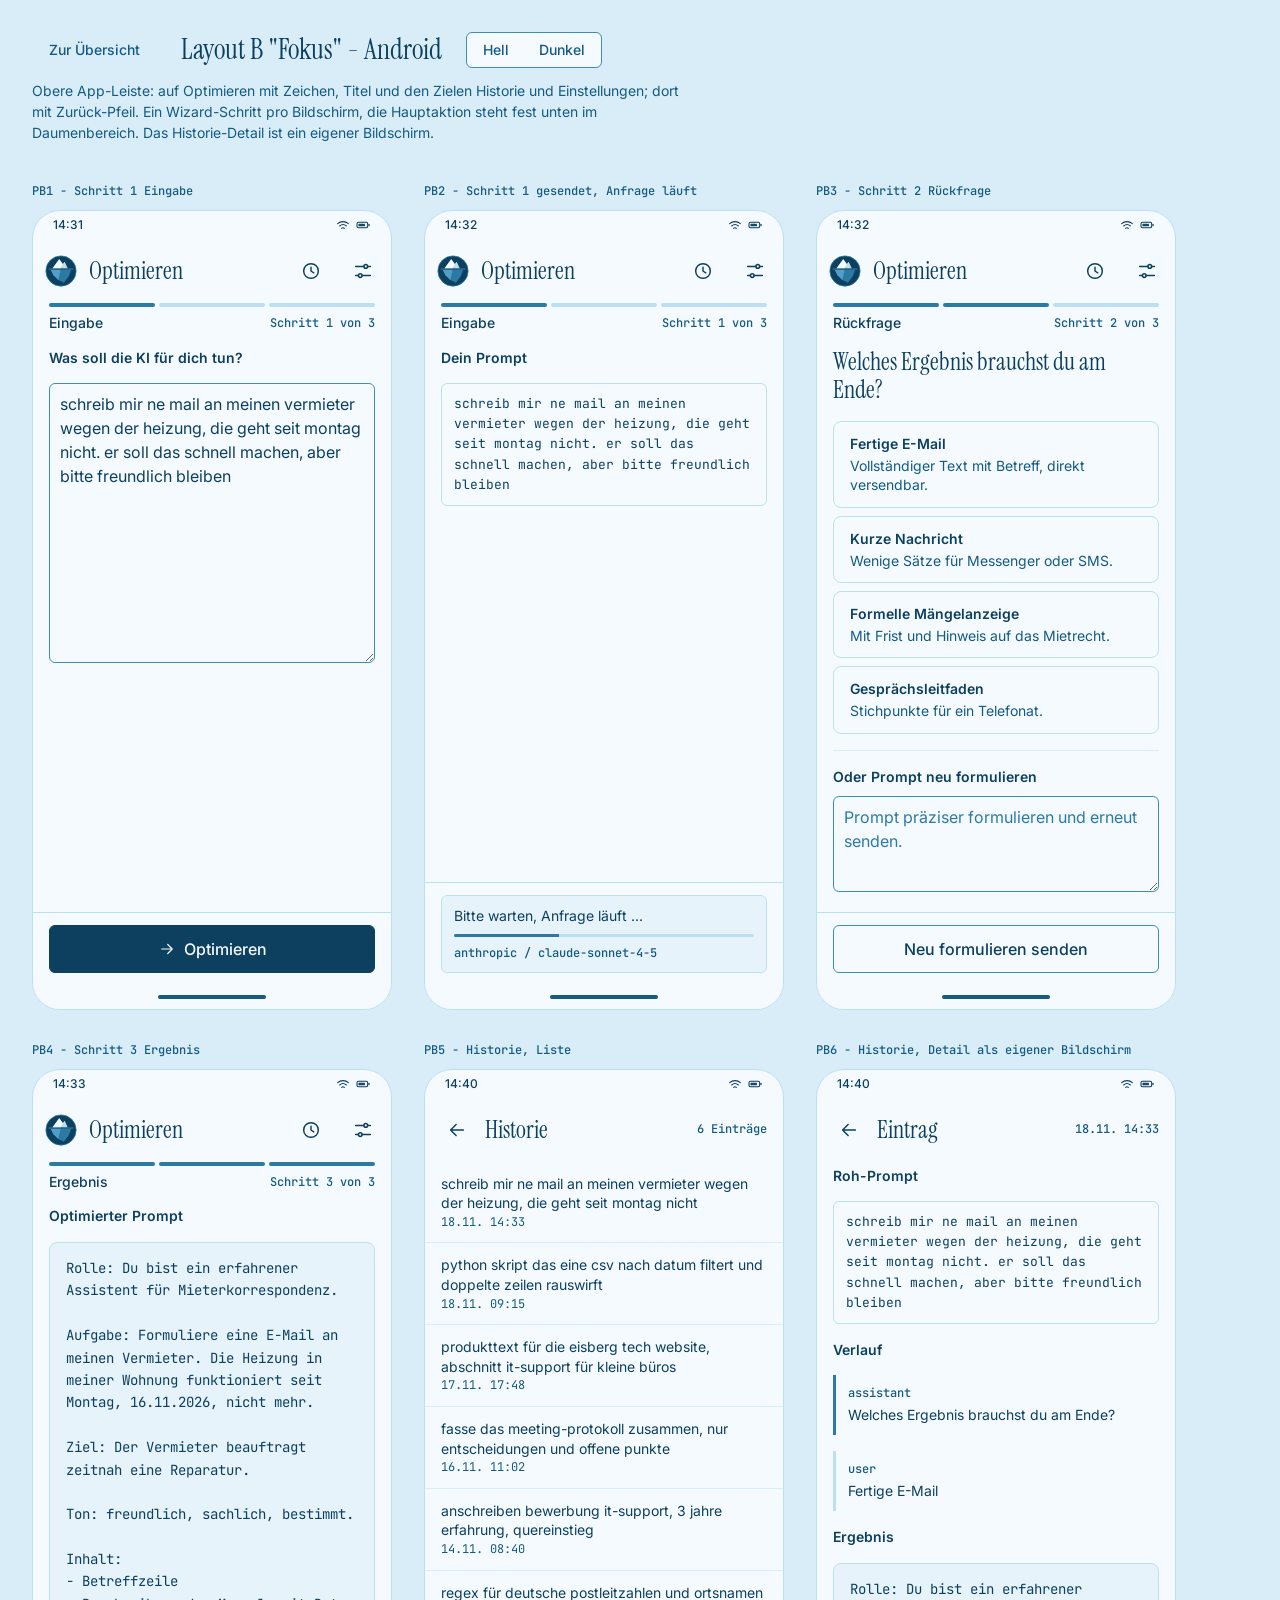
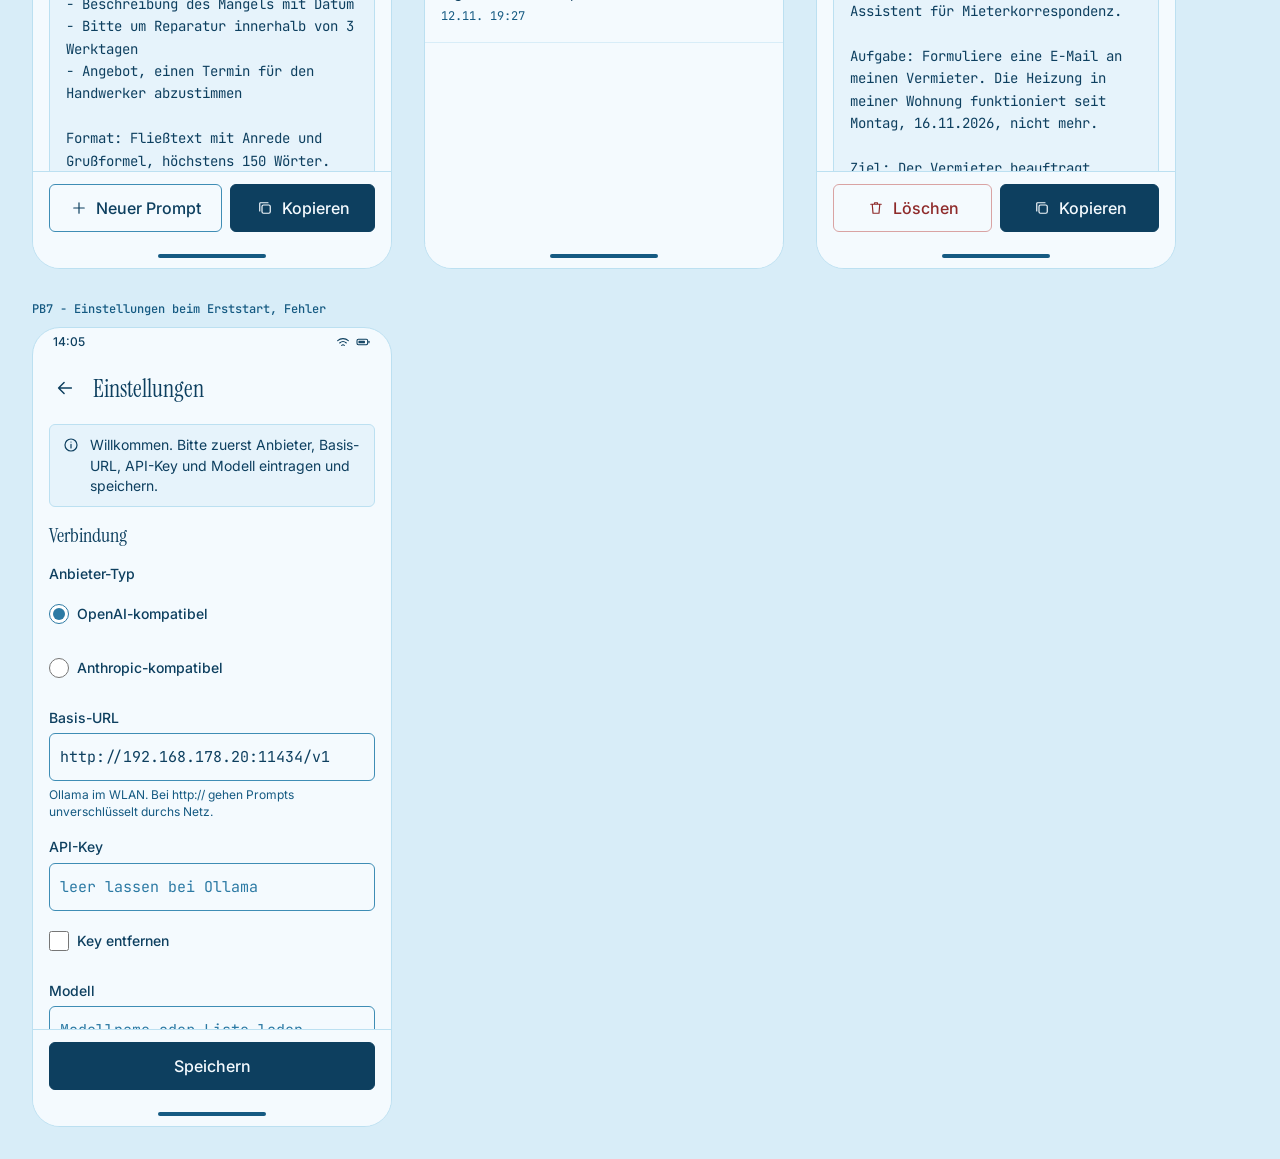
<file: design/B_fokus_android.html>
<!doctype html>
<html lang="de">
<head>
<meta charset="utf-8">
<meta name="viewport" content="width=device-width, initial-scale=1">
<title>Layout B Fokus - Android | Prompt EnginEEr</title>
<link rel="icon" href="assets/favicon.svg" type="image/svg+xml">
<link rel="icon" href="assets/favicon-32.png" sizes="32x32" type="image/png">
<link rel="apple-touch-icon" href="assets/favicon-180.png">
<link rel="stylesheet" href="ci_tokens.css">
<link rel="stylesheet" href="B.css">
</head>
<body>
<svg width="0" height="0" style="position:absolute" aria-hidden="true">
  <symbol id="i-hist" viewBox="0 0 24 24"><circle cx="12" cy="12" r="8"/><path d="M12 8v4l3 2"/></symbol>
  <symbol id="i-set" viewBox="0 0 24 24"><path d="M4 7h9M17 7h3M4 17h3M11 17h9"/><circle cx="15" cy="7" r="2"/><circle cx="9" cy="17" r="2"/></symbol>
  <symbol id="i-copy" viewBox="0 0 24 24"><rect x="8" y="8" width="11" height="11" rx="2"/><path d="M16 5H6a1 1 0 0 0-1 1v10"/></symbol>
  <symbol id="i-del" viewBox="0 0 24 24"><path d="M5 7h14M10 7V5h4v2M7 7l1 12h8l1-12"/></symbol>
  <symbol id="i-back" viewBox="0 0 24 24"><path d="M19 12H5M11 6l-6 6 6 6"/></symbol>
  <symbol id="i-new" viewBox="0 0 24 24"><path d="M12 5v14M5 12h14"/></symbol>
  <symbol id="i-info" viewBox="0 0 24 24"><circle cx="12" cy="12" r="8"/><path d="M12 11v5M12 8h.01"/></symbol>
  <symbol id="i-alert" viewBox="0 0 24 24"><path d="M12 4l9 16H3z"/><path d="M12 10v4M12 17h.01"/></symbol>
  <symbol id="i-send" viewBox="0 0 24 24"><path d="M5 12h14M13 6l6 6-6 6"/></symbol>
  <symbol id="i-load" viewBox="0 0 24 24"><path d="M19 12a7 7 0 1 1-2-4.9M19 4v4h-4"/></symbol>
  <symbol id="i-wifi" viewBox="0 0 24 24"><path d="M4 10a12 12 0 0 1 16 0M7 13.5a7.5 7.5 0 0 1 10 0M10 17a3 3 0 0 1 4 0"/></symbol>
  <symbol id="i-bat" viewBox="0 0 24 24"><rect x="3" y="8" width="16" height="8" rx="2"/><path d="M21 11v2"/><path d="M6 11h8v2H6z" fill="currentColor"/></symbol>
</svg>

<main class="mock">
  <header class="mock-head">
    <a class="btn btn-quiet" href="index.html">Zur Übersicht</a>
    <h1 class="h1">Layout B "Fokus" - Android</h1>
    <div class="seg" role="group" aria-label="Darstellung der Mockups">
      <button type="button" data-set-theme="light">Hell</button>
      <button type="button" data-set-theme="dark">Dunkel</button>
    </div>
    <p class="lead">Obere App-Leiste: auf Optimieren mit Zeichen, Titel und den Zielen Historie und Einstellungen; dort mit Zurück-Pfeil. Ein Wizard-Schritt pro Bildschirm, die Hauptaktion steht fest unten im Daumenbereich. Das Historie-Detail ist ein eigener Bildschirm.</p>
  </header>

  <div class="mock-row">
    <!-- PB1 Eingabe -->
    <figure>
      <figcaption class="mock-cap">PB1 - Schritt 1 Eingabe</figcaption>
      <div class="phone touch">
        <div class="sysbar"><span>14:31</span><span><svg class="ico"><use href="#i-wifi"/></svg><svg class="ico"><use href="#i-bat"/></svg></span></div>
        <div class="b-mob docked">
          <header class="b-bar"><img class="mark" src="assets/logo_mark.svg" alt="Eisberg Tech" width="32" height="32"><h2 class="h1">Optimieren</h2><a class="icon-btn" href="#" aria-label="Historie"><svg class="ico"><use href="#i-hist"/></svg></a><a class="icon-btn" href="#" aria-label="Einstellungen"><svg class="ico"><use href="#i-set"/></svg></a></header>
          <div class="b-prog"><div class="b-prog-bars" aria-hidden="true"><i class="on"></i><i></i><i></i></div><div class="b-prog-label"><span>Eingabe</span><span class="tag">Schritt 1 von 3</span></div></div>
          <div class="b-scroll">
            <label class="h3" for="pb1-raw">Was soll die KI für dich tun?</label>
            <textarea id="pb1-raw" class="textarea" placeholder="Beschreibe frei, was die KI für dich tun soll. Unvollständige Sätze sind okay.">schreib mir ne mail an meinen vermieter wegen der heizung, die geht seit montag nicht. er soll das schnell machen, aber bitte freundlich bleiben</textarea>
          </div>
          <div class="b-dock"><button type="button" class="btn btn-primary"><svg class="ico"><use href="#i-send"/></svg>Optimieren</button></div>
        </div>
        <div class="gesture"></div>
      </div>
    </figure>

    <!-- PB2 Anfrage laeuft -->
    <figure>
      <figcaption class="mock-cap">PB2 - Schritt 1 gesendet, Anfrage läuft</figcaption>
      <div class="phone touch">
        <div class="sysbar"><span>14:32</span><span><svg class="ico"><use href="#i-wifi"/></svg><svg class="ico"><use href="#i-bat"/></svg></span></div>
        <div class="b-mob docked">
          <header class="b-bar"><img class="mark" src="assets/logo_mark.svg" alt="Eisberg Tech" width="32" height="32"><h2 class="h1">Optimieren</h2><a class="icon-btn" href="#" aria-label="Historie"><svg class="ico"><use href="#i-hist"/></svg></a><a class="icon-btn" href="#" aria-label="Einstellungen"><svg class="ico"><use href="#i-set"/></svg></a></header>
          <div class="b-prog"><div class="b-prog-bars" aria-hidden="true"><i class="on"></i><i></i><i></i></div><div class="b-prog-label"><span>Eingabe</span><span class="tag">Schritt 1 von 3</span></div></div>
          <div class="b-scroll">
            <span class="h3">Dein Prompt</span>
            <pre class="raw">schreib mir ne mail an meinen vermieter wegen der heizung, die geht seit montag nicht. er soll das schnell machen, aber bitte freundlich bleiben</pre>
          </div>
          <div class="b-dock">
            <div class="note note-busy" role="status"><p>Bitte warten, Anfrage läuft ...</p><div class="bar"></div><span class="tag">anthropic / claude-sonnet-4-5</span></div>
          </div>
        </div>
        <div class="gesture"></div>
      </div>
    </figure>

    <!-- PB3 Rueckfrage -->
    <figure>
      <figcaption class="mock-cap">PB3 - Schritt 2 Rückfrage</figcaption>
      <div class="phone touch">
        <div class="sysbar"><span>14:32</span><span><svg class="ico"><use href="#i-wifi"/></svg><svg class="ico"><use href="#i-bat"/></svg></span></div>
        <div class="b-mob docked">
          <header class="b-bar"><img class="mark" src="assets/logo_mark.svg" alt="Eisberg Tech" width="32" height="32"><h2 class="h1">Optimieren</h2><a class="icon-btn" href="#" aria-label="Historie"><svg class="ico"><use href="#i-hist"/></svg></a><a class="icon-btn" href="#" aria-label="Einstellungen"><svg class="ico"><use href="#i-set"/></svg></a></header>
          <div class="b-prog"><div class="b-prog-bars" aria-hidden="true"><i class="on"></i><i class="on"></i><i></i></div><div class="b-prog-label"><span>Rückfrage</span><span class="tag">Schritt 2 von 3</span></div></div>
          <div class="b-scroll">
            <h3 class="b-q">Welches Ergebnis brauchst du am Ende?</h3>
            <div class="opts" role="group" aria-label="Antwortvorgaben">
              <button type="button" class="opt"><b>Fertige E-Mail</b><span>Vollständiger Text mit Betreff, direkt versendbar.</span></button>
              <button type="button" class="opt"><b>Kurze Nachricht</b><span>Wenige Sätze für Messenger oder SMS.</span></button>
              <button type="button" class="opt"><b>Formelle Mängelanzeige</b><span>Mit Frist und Hinweis auf das Mietrecht.</span></button>
              <button type="button" class="opt"><b>Gesprächsleitfaden</b><span>Stichpunkte für ein Telefonat.</span></button>
            </div>
            <div class="b-refine">
              <label class="h3" for="pb3-refine">Oder Prompt neu formulieren</label>
              <textarea id="pb3-refine" class="textarea" placeholder="Prompt präziser formulieren und erneut senden."></textarea>
            </div>
          </div>
          <div class="b-dock"><button type="button" class="btn">Neu formulieren senden</button></div>
        </div>
        <div class="gesture"></div>
      </div>
    </figure>

    <!-- PB4 Ergebnis -->
    <figure>
      <figcaption class="mock-cap">PB4 - Schritt 3 Ergebnis</figcaption>
      <div class="phone touch">
        <div class="sysbar"><span>14:33</span><span><svg class="ico"><use href="#i-wifi"/></svg><svg class="ico"><use href="#i-bat"/></svg></span></div>
        <div class="b-mob docked">
          <header class="b-bar"><img class="mark" src="assets/logo_mark.svg" alt="Eisberg Tech" width="32" height="32"><h2 class="h1">Optimieren</h2><a class="icon-btn" href="#" aria-label="Historie"><svg class="ico"><use href="#i-hist"/></svg></a><a class="icon-btn" href="#" aria-label="Einstellungen"><svg class="ico"><use href="#i-set"/></svg></a></header>
          <div class="b-prog"><div class="b-prog-bars" aria-hidden="true"><i class="on"></i><i class="on"></i><i class="on"></i></div><div class="b-prog-label"><span>Ergebnis</span><span class="tag">Schritt 3 von 3</span></div></div>
          <div class="b-scroll">
            <h3 class="h3">Optimierter Prompt</h3>
<pre class="result">Rolle: Du bist ein erfahrener Assistent für Mieterkorrespondenz.

Aufgabe: Formuliere eine E-Mail an meinen Vermieter. Die Heizung in meiner Wohnung funktioniert seit Montag, 16.11.2026, nicht mehr.

Ziel: Der Vermieter beauftragt zeitnah eine Reparatur.

Ton: freundlich, sachlich, bestimmt.

Inhalt:
- Betreffzeile
- Beschreibung des Mangels mit Datum
- Bitte um Reparatur innerhalb von 3 Werktagen
- Angebot, einen Termin für den Handwerker abzustimmen

Format: Fließtext mit Anrede und Grußformel, höchstens 150 Wörter.</pre>
          </div>
          <div class="b-dock two">
            <button type="button" class="btn"><svg class="ico"><use href="#i-new"/></svg>Neuer Prompt</button>
            <button type="button" class="btn btn-primary"><svg class="ico"><use href="#i-copy"/></svg>Kopieren</button>
          </div>
        </div>
        <div class="gesture"></div>
      </div>
    </figure>

    <!-- PB5 Historie Liste -->
    <figure>
      <figcaption class="mock-cap">PB5 - Historie, Liste</figcaption>
      <div class="phone touch">
        <div class="sysbar"><span>14:40</span><span><svg class="ico"><use href="#i-wifi"/></svg><svg class="ico"><use href="#i-bat"/></svg></span></div>
        <div class="b-mob">
          <header class="b-bar"><a class="icon-btn" href="#" aria-label="Zurück"><svg class="ico"><use href="#i-back"/></svg></a><h2 class="h1">Historie</h2><span class="tag" style="padding-right:12px">6 Einträge</span></header>
          <ul class="b-list" aria-label="Einträge, neueste zuerst" style="overflow:auto">
            <li><a href="#"><span>schreib mir ne mail an meinen vermieter wegen der heizung, die geht seit montag nicht</span><time>18.11. 14:33</time></a></li>
            <li><a href="#"><span>python skript das eine csv nach datum filtert und doppelte zeilen rauswirft</span><time>18.11. 09:15</time></a></li>
            <li><a href="#"><span>produkttext für die eisberg tech website, abschnitt it-support für kleine büros</span><time>17.11. 17:48</time></a></li>
            <li><a href="#"><span>fasse das meeting-protokoll zusammen, nur entscheidungen und offene punkte</span><time>16.11. 11:02</time></a></li>
            <li><a href="#"><span>anschreiben bewerbung it-support, 3 jahre erfahrung, quereinstieg</span><time>14.11. 08:40</time></a></li>
            <li><a href="#"><span>regex für deutsche postleitzahlen und ortsnamen</span><time>12.11. 19:27</time></a></li>
          </ul>
        </div>
        <div class="gesture"></div>
      </div>
    </figure>

    <!-- PB6 Historie Detail -->
    <figure>
      <figcaption class="mock-cap">PB6 - Historie, Detail als eigener Bildschirm</figcaption>
      <div class="phone touch">
        <div class="sysbar"><span>14:40</span><span><svg class="ico"><use href="#i-wifi"/></svg><svg class="ico"><use href="#i-bat"/></svg></span></div>
        <div class="b-mob docked">
          <header class="b-bar"><a class="icon-btn" href="#" aria-label="Zurück zur Historie"><svg class="ico"><use href="#i-back"/></svg></a><h2 class="h1">Eintrag</h2><span class="tag" style="padding-right:12px">18.11. 14:33</span></header>
          <div class="b-scroll">
            <h3 class="h3">Roh-Prompt</h3>
            <pre class="raw">schreib mir ne mail an meinen vermieter wegen der heizung, die geht seit montag nicht. er soll das schnell machen, aber bitte freundlich bleiben</pre>
            <h3 class="h3">Verlauf</h3>
            <div class="turn turn-assistant"><span class="tag">assistant</span>Welches Ergebnis brauchst du am Ende?</div>
            <div class="turn"><span class="tag">user</span>Fertige E-Mail</div>
            <h3 class="h3">Ergebnis</h3>
<pre class="result">Rolle: Du bist ein erfahrener Assistent für Mieterkorrespondenz.

Aufgabe: Formuliere eine E-Mail an meinen Vermieter. Die Heizung in meiner Wohnung funktioniert seit Montag, 16.11.2026, nicht mehr.

Ziel: Der Vermieter beauftragt zeitnah eine Reparatur.

Ton: freundlich, sachlich, bestimmt.

Inhalt:
- Betreffzeile
- Beschreibung des Mangels mit Datum
- Bitte um Reparatur innerhalb von 3 Werktagen
- Angebot, einen Termin für den Handwerker abzustimmen

Format: Fließtext mit Anrede und Grußformel, höchstens 150 Wörter.</pre>
          </div>
          <div class="b-dock two">
            <button type="button" class="btn btn-danger"><svg class="ico"><use href="#i-del"/></svg>Löschen</button>
            <button type="button" class="btn btn-primary"><svg class="ico"><use href="#i-copy"/></svg>Kopieren</button>
          </div>
        </div>
        <div class="gesture"></div>
      </div>
    </figure>

    <!-- PB7 Einstellungen -->
    <figure>
      <figcaption class="mock-cap">PB7 - Einstellungen beim Erststart, Fehler</figcaption>
      <div class="phone touch">
        <div class="sysbar"><span>14:05</span><span><svg class="ico"><use href="#i-wifi"/></svg><svg class="ico"><use href="#i-bat"/></svg></span></div>
        <div class="b-mob docked">
          <header class="b-bar"><a class="icon-btn" href="#" aria-label="Zurück"><svg class="ico"><use href="#i-back"/></svg></a><h2 class="h1">Einstellungen</h2></header>
          <div class="b-scroll">
            <div class="note"><svg class="ico"><use href="#i-info"/></svg><p>Willkommen. Bitte zuerst Anbieter, Basis-URL, API-Key und Modell eintragen und speichern.</p></div>
            <div class="b-group">
              <h3 class="h2">Verbindung</h3>
              <div class="field" role="radiogroup" aria-labelledby="pb7-type">
                <span class="lbl" id="pb7-type">Anbieter-Typ</span>
                <label class="check"><input type="radio" name="pb7-type" checked> OpenAI-kompatibel</label>
                <label class="check"><input type="radio" name="pb7-type"> Anthropic-kompatibel</label>
              </div>
              <div class="field">
                <label for="pb7-url">Basis-URL</label>
                <input id="pb7-url" class="input mono" type="text" value="http://192.168.178.20:11434/v1" autocomplete="off">
                <span class="hint">Ollama im WLAN. Bei http:// gehen Prompts unverschlüsselt durchs Netz.</span>
              </div>
              <div class="field">
                <label for="pb7-key">API-Key</label>
                <input id="pb7-key" class="input mono" type="password" placeholder="leer lassen bei Ollama" autocomplete="off">
                <label class="check"><input type="checkbox"> Key entfernen</label>
              </div>
              <div class="field">
                <label for="pb7-model">Modell</label>
                <input id="pb7-model" class="input mono" type="text" placeholder="Modellname oder Liste laden" autocomplete="off">
                <button type="button" class="btn"><svg class="ico"><use href="#i-load"/></svg>Modelle laden</button>
                <div class="note note-error" role="alert"><svg class="ico"><use href="#i-alert"/></svg><p>Keine Verbindung zu 192.168.178.20:11434. Läuft Ollama mit OLLAMA_HOST=0.0.0.0?</p></div>
              </div>
            </div>
            <div class="b-group">
              <h3 class="h2">Darstellung</h3>
              <div class="seg" role="group" aria-label="Modus">
                <button type="button" data-set-theme="system">System</button>
                <button type="button" data-set-theme="light">Hell</button>
                <button type="button" data-set-theme="dark">Dunkel</button>
              </div>
            </div>
            <div class="b-group">
              <h3 class="h2">Über</h3>
              <span class="tag">Prompt EnginEEr 1.3.0</span>
              <div class="lockup-box">
                <img class="lockup on-light" src="assets/logo_hell.svg" alt="Eisberg Tech" width="144" height="67">
                <img class="lockup on-dark" src="assets/logo_dunkel.svg" alt="Eisberg Tech" width="144" height="67">
              </div>
            </div>
          </div>
          <div class="b-dock"><button type="button" class="btn btn-primary">Speichern</button></div>
        </div>
        <div class="gesture"></div>
      </div>
    </figure>
  </div>
</main>

<script>
(function () {
  var root = document.documentElement, mq = matchMedia("(prefers-color-scheme: dark)");
  function set(mode) {
    root.dataset.theme = mode === "system" ? (mq.matches ? "dark" : "light") : mode;
    document.querySelectorAll("[data-set-theme]").forEach(function (b) { b.setAttribute("aria-pressed", String(b.dataset.setTheme === mode)); });
  }
  document.addEventListener("click", function (e) { var b = e.target.closest("[data-set-theme]"); if (b) set(b.dataset.setTheme); });
  set("system");
})();
</script>
</body>
</html>
</file>
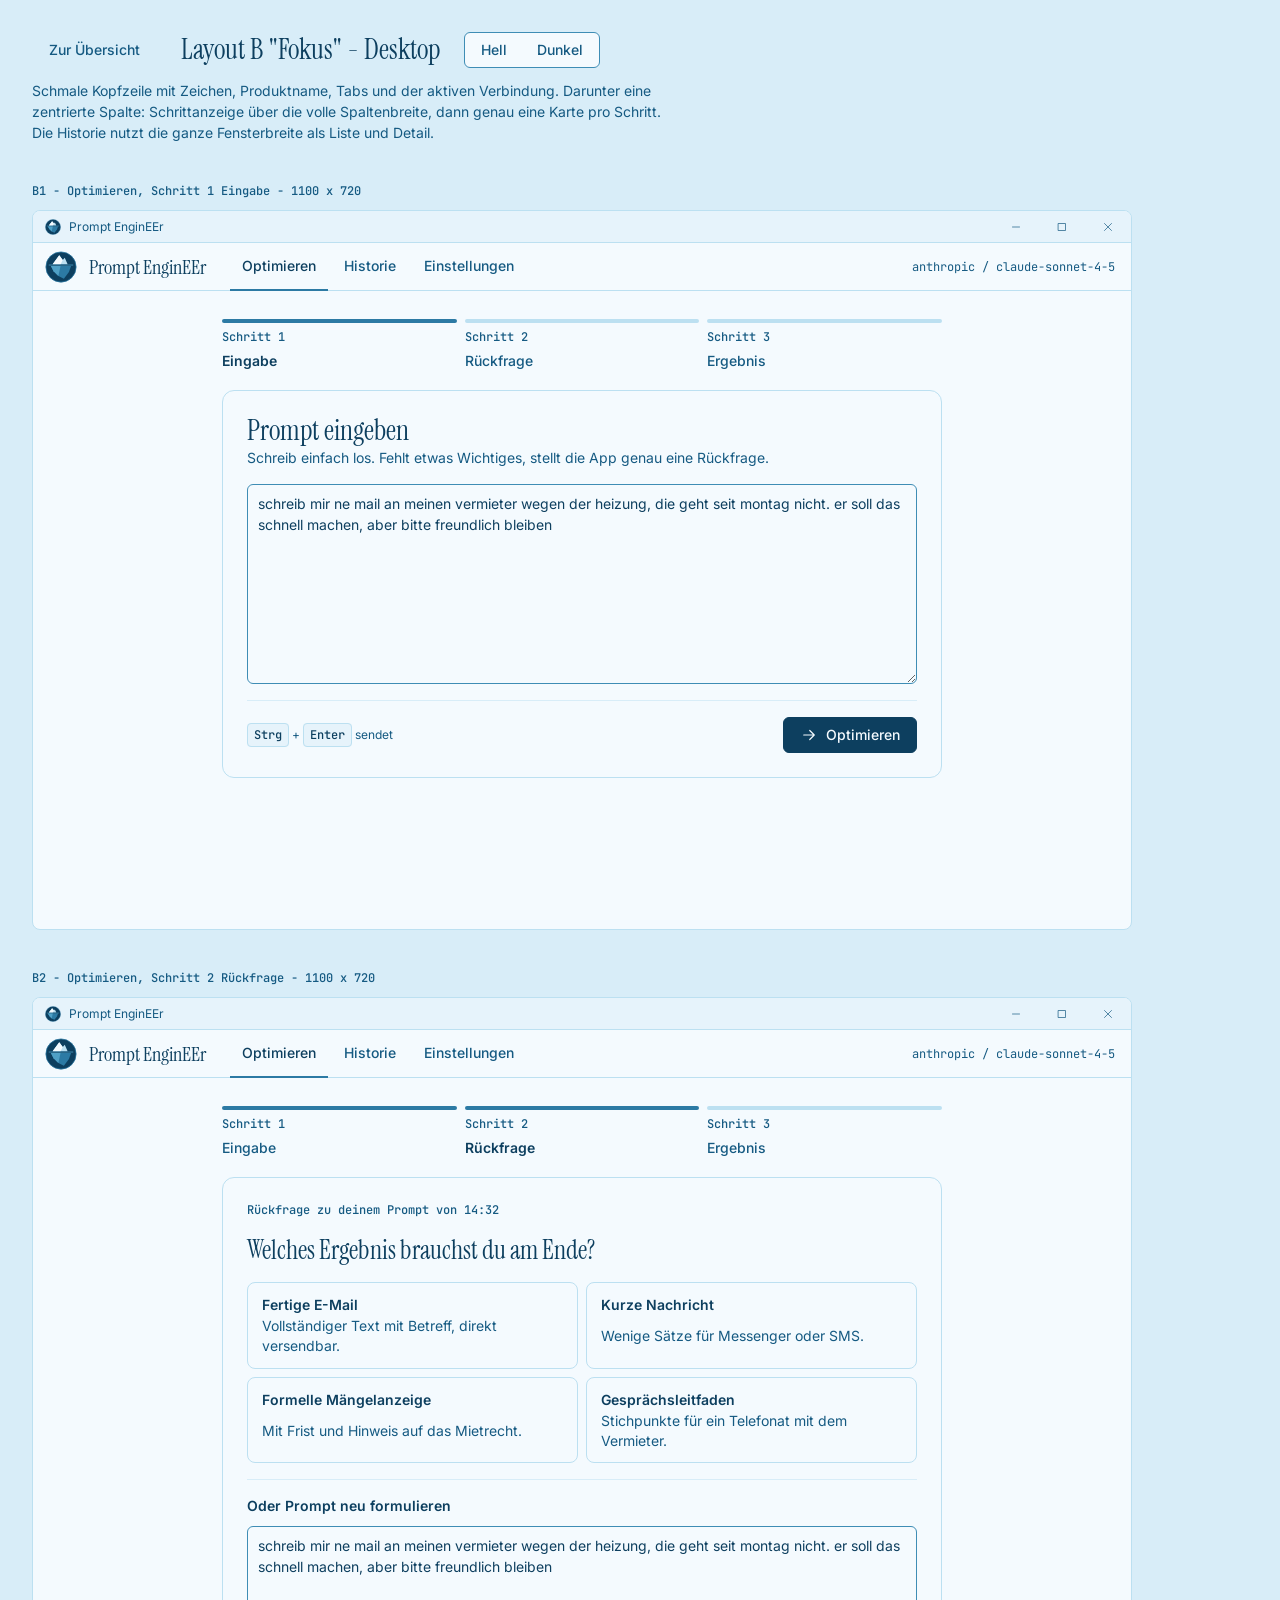
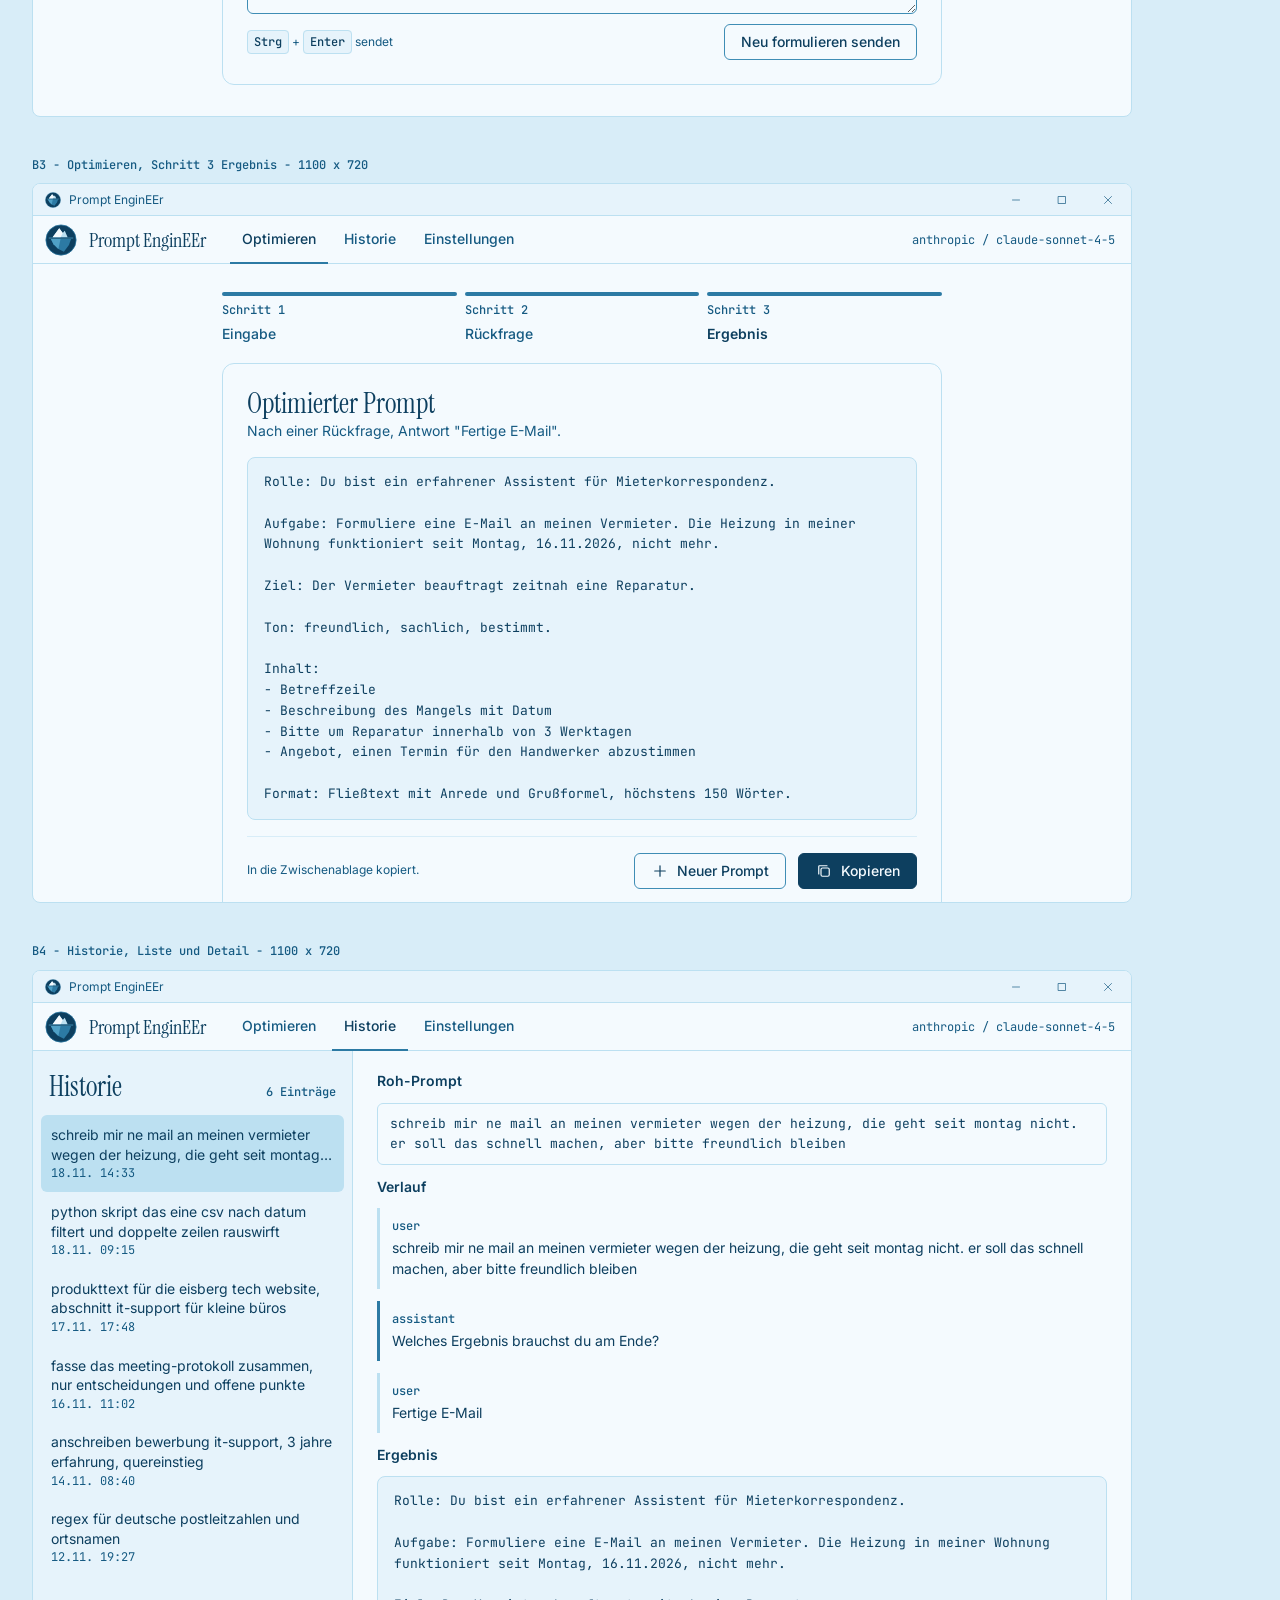
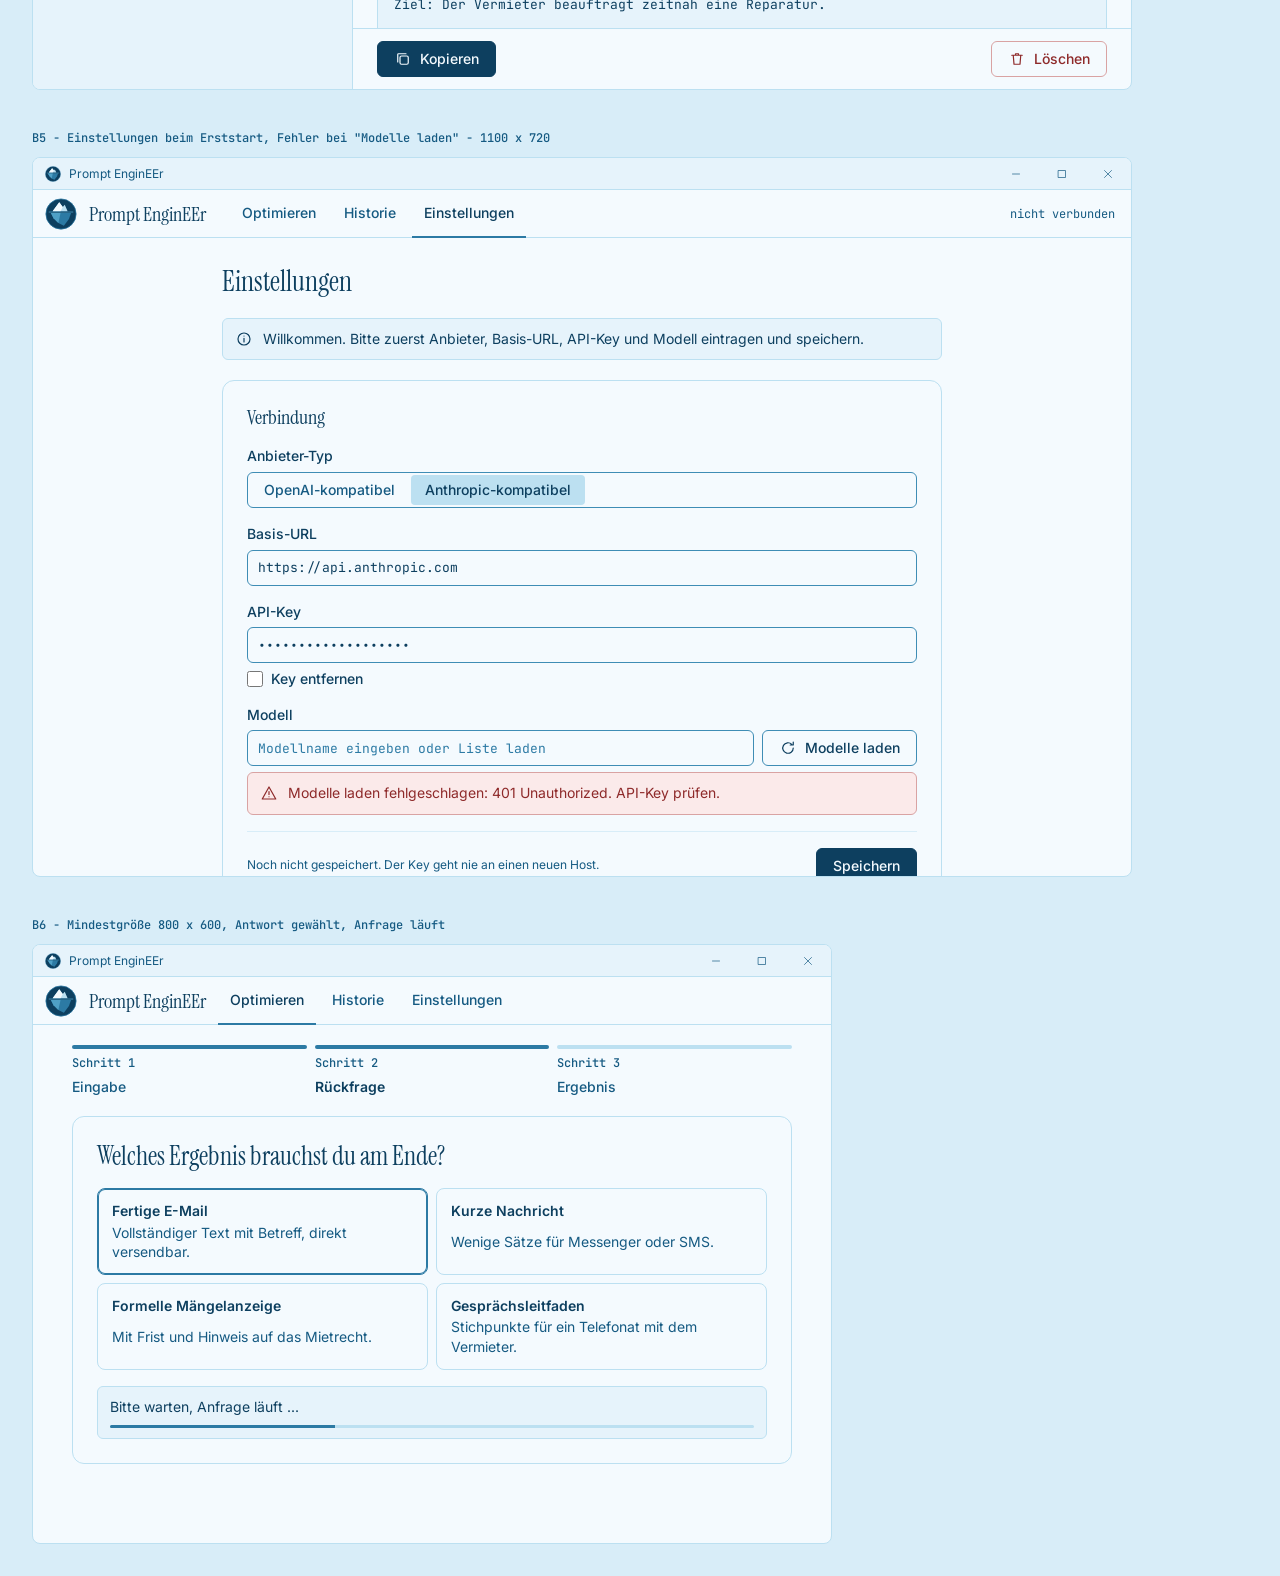
<file: design/B_fokus_desktop.html>
<!doctype html>
<html lang="de">
<head>
<meta charset="utf-8">
<meta name="viewport" content="width=device-width, initial-scale=1">
<title>Layout B Fokus - Desktop | Prompt EnginEEr</title>
<link rel="icon" href="assets/favicon.svg" type="image/svg+xml">
<link rel="icon" href="assets/favicon-32.png" sizes="32x32" type="image/png">
<link rel="apple-touch-icon" href="assets/favicon-180.png">
<link rel="stylesheet" href="ci_tokens.css">
<link rel="stylesheet" href="B.css">
</head>
<body>
<svg width="0" height="0" style="position:absolute" aria-hidden="true">
  <symbol id="i-copy" viewBox="0 0 24 24"><rect x="8" y="8" width="11" height="11" rx="2"/><path d="M16 5H6a1 1 0 0 0-1 1v10"/></symbol>
  <symbol id="i-del" viewBox="0 0 24 24"><path d="M5 7h14M10 7V5h4v2M7 7l1 12h8l1-12"/></symbol>
  <symbol id="i-new" viewBox="0 0 24 24"><path d="M12 5v14M5 12h14"/></symbol>
  <symbol id="i-info" viewBox="0 0 24 24"><circle cx="12" cy="12" r="8"/><path d="M12 11v5M12 8h.01"/></symbol>
  <symbol id="i-alert" viewBox="0 0 24 24"><path d="M12 4l9 16H3z"/><path d="M12 10v4M12 17h.01"/></symbol>
  <symbol id="i-send" viewBox="0 0 24 24"><path d="M5 12h14M13 6l6 6-6 6"/></symbol>
  <symbol id="i-load" viewBox="0 0 24 24"><path d="M19 12a7 7 0 1 1-2-4.9M19 4v4h-4"/></symbol>
  <symbol id="i-min" viewBox="0 0 24 24"><path d="M6 12h12"/></symbol>
  <symbol id="i-max" viewBox="0 0 24 24"><rect x="6" y="6" width="12" height="12"/></symbol>
  <symbol id="i-close" viewBox="0 0 24 24"><path d="M6 6l12 12M18 6L6 18"/></symbol>
</svg>

<main class="mock">
  <header class="mock-head">
    <a class="btn btn-quiet" href="index.html">Zur Übersicht</a>
    <h1 class="h1">Layout B "Fokus" - Desktop</h1>
    <div class="seg" role="group" aria-label="Darstellung der Mockups">
      <button type="button" data-set-theme="light">Hell</button>
      <button type="button" data-set-theme="dark">Dunkel</button>
    </div>
    <p class="lead">Schmale Kopfzeile mit Zeichen, Produktname, Tabs und der aktiven Verbindung. Darunter eine zentrierte Spalte: Schrittanzeige über die volle Spaltenbreite, dann genau eine Karte pro Schritt. Die Historie nutzt die ganze Fensterbreite als Liste und Detail.</p>
  </header>

  <!-- B1 Eingabe -->
  <figure>
    <figcaption class="mock-cap">B1 - Optimieren, Schritt 1 Eingabe - 1100 x 720</figcaption>
    <div class="win">
      <div class="win-bar"><img src="assets/favicon.svg" alt="" width="16" height="16"><span>Prompt EnginEEr</span><span class="win-ctl" aria-hidden="true"><span><svg class="ico"><use href="#i-min"/></svg></span><span><svg class="ico"><use href="#i-max"/></svg></span><span><svg class="ico"><use href="#i-close"/></svg></span></span></div>
      <div class="b-app">
        <header class="b-top">
          <div class="brand"><img class="mark" src="assets/logo_mark.svg" alt="Eisberg Tech" width="32" height="32"><span class="brand-name">Prompt EnginEEr</span></div>
          <nav class="b-tabs" aria-label="Hauptnavigation"><a href="#" aria-current="page">Optimieren</a><a href="#">Historie</a><a href="#">Einstellungen</a></nav>
          <span class="b-conn">anthropic / claude-sonnet-4-5</span>
        </header>
        <div class="b-body">
          <div class="b-col">
            <ol class="b-steps" aria-label="Fortschritt">
              <li aria-current="step"><span class="n">Schritt 1</span>Eingabe</li>
              <li><span class="n">Schritt 2</span>Rückfrage</li>
              <li><span class="n">Schritt 3</span>Ergebnis</li>
            </ol>
            <section class="b-card">
              <div>
                <h2 class="h1">Prompt eingeben</h2>
                <p class="lead">Schreib einfach los. Fehlt etwas Wichtiges, stellt die App genau eine Rückfrage.</p>
              </div>
              <textarea class="textarea" aria-label="Roh-Prompt" placeholder="Beschreibe frei, was die KI für dich tun soll. Unvollständige Sätze sind okay.">schreib mir ne mail an meinen vermieter wegen der heizung, die geht seit montag nicht. er soll das schnell machen, aber bitte freundlich bleiben</textarea>
              <div class="b-card-foot">
                <span class="hint"><kbd>Strg</kbd> + <kbd>Enter</kbd> sendet</span>
                <button type="button" class="btn btn-primary"><svg class="ico"><use href="#i-send"/></svg>Optimieren</button>
              </div>
            </section>
          </div>
        </div>
      </div>
    </div>
  </figure>

  <!-- B2 Rueckfrage -->
  <figure>
    <figcaption class="mock-cap">B2 - Optimieren, Schritt 2 Rückfrage - 1100 x 720</figcaption>
    <div class="win">
      <div class="win-bar"><img src="assets/favicon.svg" alt="" width="16" height="16"><span>Prompt EnginEEr</span><span class="win-ctl" aria-hidden="true"><span><svg class="ico"><use href="#i-min"/></svg></span><span><svg class="ico"><use href="#i-max"/></svg></span><span><svg class="ico"><use href="#i-close"/></svg></span></span></div>
      <div class="b-app">
        <header class="b-top">
          <div class="brand"><img class="mark" src="assets/logo_mark.svg" alt="Eisberg Tech" width="32" height="32"><span class="brand-name">Prompt EnginEEr</span></div>
          <nav class="b-tabs" aria-label="Hauptnavigation"><a href="#" aria-current="page">Optimieren</a><a href="#">Historie</a><a href="#">Einstellungen</a></nav>
          <span class="b-conn">anthropic / claude-sonnet-4-5</span>
        </header>
        <div class="b-body">
          <div class="b-col">
            <ol class="b-steps" aria-label="Fortschritt">
              <li class="done"><span class="n">Schritt 1</span>Eingabe</li>
              <li aria-current="step"><span class="n">Schritt 2</span>Rückfrage</li>
              <li><span class="n">Schritt 3</span>Ergebnis</li>
            </ol>
            <section class="b-card">
              <span class="tag">Rückfrage zu deinem Prompt von 14:32</span>
              <h2 class="b-q">Welches Ergebnis brauchst du am Ende?</h2>
              <div class="opts" role="group" aria-label="Antwortvorgaben">
                <button type="button" class="opt"><b>Fertige E-Mail</b><span>Vollständiger Text mit Betreff, direkt versendbar.</span></button>
                <button type="button" class="opt"><b>Kurze Nachricht</b><span>Wenige Sätze für Messenger oder SMS.</span></button>
                <button type="button" class="opt"><b>Formelle Mängelanzeige</b><span>Mit Frist und Hinweis auf das Mietrecht.</span></button>
                <button type="button" class="opt"><b>Gesprächsleitfaden</b><span>Stichpunkte für ein Telefonat mit dem Vermieter.</span></button>
              </div>
              <div class="b-refine">
                <label class="h3" for="b2-refine">Oder Prompt neu formulieren</label>
                <textarea id="b2-refine" class="textarea" placeholder="Prompt präziser formulieren und erneut senden.">schreib mir ne mail an meinen vermieter wegen der heizung, die geht seit montag nicht. er soll das schnell machen, aber bitte freundlich bleiben</textarea>
                <div class="b-card-foot" style="padding-top:0;border-top:0">
                  <span class="hint"><kbd>Strg</kbd> + <kbd>Enter</kbd> sendet</span>
                  <button type="button" class="btn">Neu formulieren senden</button>
                </div>
              </div>
            </section>
          </div>
        </div>
      </div>
    </div>
  </figure>

  <!-- B3 Ergebnis -->
  <figure>
    <figcaption class="mock-cap">B3 - Optimieren, Schritt 3 Ergebnis - 1100 x 720</figcaption>
    <div class="win">
      <div class="win-bar"><img src="assets/favicon.svg" alt="" width="16" height="16"><span>Prompt EnginEEr</span><span class="win-ctl" aria-hidden="true"><span><svg class="ico"><use href="#i-min"/></svg></span><span><svg class="ico"><use href="#i-max"/></svg></span><span><svg class="ico"><use href="#i-close"/></svg></span></span></div>
      <div class="b-app">
        <header class="b-top">
          <div class="brand"><img class="mark" src="assets/logo_mark.svg" alt="Eisberg Tech" width="32" height="32"><span class="brand-name">Prompt EnginEEr</span></div>
          <nav class="b-tabs" aria-label="Hauptnavigation"><a href="#" aria-current="page">Optimieren</a><a href="#">Historie</a><a href="#">Einstellungen</a></nav>
          <span class="b-conn">anthropic / claude-sonnet-4-5</span>
        </header>
        <div class="b-body">
          <div class="b-col">
            <ol class="b-steps" aria-label="Fortschritt">
              <li class="done"><span class="n">Schritt 1</span>Eingabe</li>
              <li class="done"><span class="n">Schritt 2</span>Rückfrage</li>
              <li aria-current="step"><span class="n">Schritt 3</span>Ergebnis</li>
            </ol>
            <section class="b-card">
              <div>
                <h2 class="h1">Optimierter Prompt</h2>
                <p class="lead">Nach einer Rückfrage, Antwort "Fertige E-Mail".</p>
              </div>
<pre class="result">Rolle: Du bist ein erfahrener Assistent für Mieterkorrespondenz.

Aufgabe: Formuliere eine E-Mail an meinen Vermieter. Die Heizung in meiner Wohnung funktioniert seit Montag, 16.11.2026, nicht mehr.

Ziel: Der Vermieter beauftragt zeitnah eine Reparatur.

Ton: freundlich, sachlich, bestimmt.

Inhalt:
- Betreffzeile
- Beschreibung des Mangels mit Datum
- Bitte um Reparatur innerhalb von 3 Werktagen
- Angebot, einen Termin für den Handwerker abzustimmen

Format: Fließtext mit Anrede und Grußformel, höchstens 150 Wörter.</pre>
              <div class="b-card-foot">
                <span class="hint">In die Zwischenablage kopiert.</span>
                <button type="button" class="btn"><svg class="ico"><use href="#i-new"/></svg>Neuer Prompt</button>
                <button type="button" class="btn btn-primary"><svg class="ico"><use href="#i-copy"/></svg>Kopieren</button>
              </div>
            </section>
          </div>
        </div>
      </div>
    </div>
  </figure>

  <!-- B4 Historie -->
  <figure>
    <figcaption class="mock-cap">B4 - Historie, Liste und Detail - 1100 x 720</figcaption>
    <div class="win">
      <div class="win-bar"><img src="assets/favicon.svg" alt="" width="16" height="16"><span>Prompt EnginEEr</span><span class="win-ctl" aria-hidden="true"><span><svg class="ico"><use href="#i-min"/></svg></span><span><svg class="ico"><use href="#i-max"/></svg></span><span><svg class="ico"><use href="#i-close"/></svg></span></span></div>
      <div class="b-app">
        <header class="b-top">
          <div class="brand"><img class="mark" src="assets/logo_mark.svg" alt="Eisberg Tech" width="32" height="32"><span class="brand-name">Prompt EnginEEr</span></div>
          <nav class="b-tabs" aria-label="Hauptnavigation"><a href="#">Optimieren</a><a href="#" aria-current="page">Historie</a><a href="#">Einstellungen</a></nav>
          <span class="b-conn">anthropic / claude-sonnet-4-5</span>
        </header>
        <div class="b-md">
          <div class="b-master">
            <div class="b-master-head"><h2 class="h1">Historie</h2><span class="tag">6 Einträge</span></div>
            <ul class="b-list" aria-label="Einträge, neueste zuerst">
              <li><a href="#" aria-current="true"><span>schreib mir ne mail an meinen vermieter wegen der heizung, die geht seit montag nicht</span><time>18.11. 14:33</time></a></li>
              <li><a href="#"><span>python skript das eine csv nach datum filtert und doppelte zeilen rauswirft</span><time>18.11. 09:15</time></a></li>
              <li><a href="#"><span>produkttext für die eisberg tech website, abschnitt it-support für kleine büros</span><time>17.11. 17:48</time></a></li>
              <li><a href="#"><span>fasse das meeting-protokoll zusammen, nur entscheidungen und offene punkte</span><time>16.11. 11:02</time></a></li>
              <li><a href="#"><span>anschreiben bewerbung it-support, 3 jahre erfahrung, quereinstieg</span><time>14.11. 08:40</time></a></li>
              <li><a href="#"><span>regex für deutsche postleitzahlen und ortsnamen</span><time>12.11. 19:27</time></a></li>
            </ul>
          </div>
          <div class="b-detail">
            <div class="b-detail-body">
              <h3 class="h3">Roh-Prompt</h3>
              <pre class="raw">schreib mir ne mail an meinen vermieter wegen der heizung, die geht seit montag nicht. er soll das schnell machen, aber bitte freundlich bleiben</pre>
              <h3 class="h3">Verlauf</h3>
              <div class="turn"><span class="tag">user</span>schreib mir ne mail an meinen vermieter wegen der heizung, die geht seit montag nicht. er soll das schnell machen, aber bitte freundlich bleiben</div>
              <div class="turn turn-assistant"><span class="tag">assistant</span>Welches Ergebnis brauchst du am Ende?</div>
              <div class="turn"><span class="tag">user</span>Fertige E-Mail</div>
              <h3 class="h3">Ergebnis</h3>
<pre class="result">Rolle: Du bist ein erfahrener Assistent für Mieterkorrespondenz.

Aufgabe: Formuliere eine E-Mail an meinen Vermieter. Die Heizung in meiner Wohnung funktioniert seit Montag, 16.11.2026, nicht mehr.

Ziel: Der Vermieter beauftragt zeitnah eine Reparatur.

Ton: freundlich, sachlich, bestimmt.

Inhalt:
- Betreffzeile
- Beschreibung des Mangels mit Datum
- Bitte um Reparatur innerhalb von 3 Werktagen
- Angebot, einen Termin für den Handwerker abzustimmen

Format: Fließtext mit Anrede und Grußformel, höchstens 150 Wörter.</pre>
            </div>
            <div class="b-detail-foot">
              <button type="button" class="btn btn-primary"><svg class="ico"><use href="#i-copy"/></svg>Kopieren</button>
              <button type="button" class="btn btn-danger"><svg class="ico"><use href="#i-del"/></svg>Löschen</button>
            </div>
          </div>
        </div>
      </div>
    </div>
  </figure>

  <!-- B5 Einstellungen -->
  <figure>
    <figcaption class="mock-cap">B5 - Einstellungen beim Erststart, Fehler bei "Modelle laden" - 1100 x 720</figcaption>
    <div class="win">
      <div class="win-bar"><img src="assets/favicon.svg" alt="" width="16" height="16"><span>Prompt EnginEEr</span><span class="win-ctl" aria-hidden="true"><span><svg class="ico"><use href="#i-min"/></svg></span><span><svg class="ico"><use href="#i-max"/></svg></span><span><svg class="ico"><use href="#i-close"/></svg></span></span></div>
      <div class="b-app">
        <header class="b-top">
          <div class="brand"><img class="mark" src="assets/logo_mark.svg" alt="Eisberg Tech" width="32" height="32"><span class="brand-name">Prompt EnginEEr</span></div>
          <nav class="b-tabs" aria-label="Hauptnavigation"><a href="#">Optimieren</a><a href="#">Historie</a><a href="#" aria-current="page">Einstellungen</a></nav>
          <span class="b-conn">nicht verbunden</span>
        </header>
        <div class="b-body">
          <div class="b-col">
            <h2 class="h1">Einstellungen</h2>
            <div class="note"><svg class="ico"><use href="#i-info"/></svg><p>Willkommen. Bitte zuerst Anbieter, Basis-URL, API-Key und Modell eintragen und speichern.</p></div>
            <section class="b-card">
              <h3 class="h2">Verbindung</h3>
              <div class="b-form">
                <div class="field">
                  <span class="lbl" id="b5-type">Anbieter-Typ</span>
                  <div class="seg" role="group" aria-labelledby="b5-type">
                    <button type="button" aria-pressed="false">OpenAI-kompatibel</button>
                    <button type="button" aria-pressed="true">Anthropic-kompatibel</button>
                  </div>
                </div>
                <div class="field">
                  <label for="b5-url">Basis-URL</label>
                  <input id="b5-url" class="input mono" type="text" value="https://api.anthropic.com" autocomplete="off">
                </div>
                <div class="field">
                  <label for="b5-key">API-Key</label>
                  <input id="b5-key" class="input mono" type="password" value="sk-ant-beispielwert" autocomplete="off">
                  <label class="check"><input type="checkbox"> Key entfernen</label>
                </div>
                <div class="field">
                  <label for="b5-model">Modell</label>
                  <div class="row">
                    <input id="b5-model" class="input mono" type="text" placeholder="Modellname eingeben oder Liste laden" autocomplete="off">
                    <button type="button" class="btn"><svg class="ico"><use href="#i-load"/></svg>Modelle laden</button>
                  </div>
                  <div class="note note-error" role="alert"><svg class="ico"><use href="#i-alert"/></svg><p>Modelle laden fehlgeschlagen: 401 Unauthorized. API-Key prüfen.</p></div>
                </div>
              </div>
              <div class="b-card-foot">
                <span class="hint">Noch nicht gespeichert. Der Key geht nie an einen neuen Host.</span>
                <button type="button" class="btn btn-primary">Speichern</button>
              </div>
            </section>
            <section class="b-card">
              <h3 class="h2">Darstellung</h3>
              <div class="seg" role="group" aria-label="Modus" style="justify-self:start">
                <button type="button" data-set-theme="system">System</button>
                <button type="button" data-set-theme="light">Hell</button>
                <button type="button" data-set-theme="dark">Dunkel</button>
              </div>
            </section>
            <section class="b-card b-about">
              <div>
                <h3 class="h2">Über</h3>
                <p class="tag" style="margin:4px 0 0">Prompt EnginEEr 1.3.0</p>
              </div>
              <img class="lockup on-light" src="assets/logo_hell.svg" alt="Eisberg Tech" width="144" height="67">
              <img class="lockup on-dark" src="assets/logo_dunkel.svg" alt="Eisberg Tech" width="144" height="67">
            </section>
          </div>
        </div>
      </div>
    </div>
  </figure>

  <!-- B6 Mindestgroesse, Anfrage laeuft -->
  <figure>
    <figcaption class="mock-cap">B6 - Mindestgröße 800 x 600, Antwort gewählt, Anfrage läuft</figcaption>
    <div class="win s800">
      <div class="win-bar"><img src="assets/favicon.svg" alt="" width="16" height="16"><span>Prompt EnginEEr</span><span class="win-ctl" aria-hidden="true"><span><svg class="ico"><use href="#i-min"/></svg></span><span><svg class="ico"><use href="#i-max"/></svg></span><span><svg class="ico"><use href="#i-close"/></svg></span></span></div>
      <div class="b-app">
        <header class="b-top">
          <div class="brand"><img class="mark" src="assets/logo_mark.svg" alt="Eisberg Tech" width="32" height="32"><span class="brand-name">Prompt EnginEEr</span></div>
          <nav class="b-tabs" aria-label="Hauptnavigation"><a href="#" aria-current="page">Optimieren</a><a href="#">Historie</a><a href="#">Einstellungen</a></nav>
          <span class="b-conn">anthropic / claude-sonnet-4-5</span>
        </header>
        <div class="b-body">
          <div class="b-col">
            <ol class="b-steps" aria-label="Fortschritt">
              <li class="done"><span class="n">Schritt 1</span>Eingabe</li>
              <li aria-current="step"><span class="n">Schritt 2</span>Rückfrage</li>
              <li><span class="n">Schritt 3</span>Ergebnis</li>
            </ol>
            <section class="b-card">
              <h2 class="b-q">Welches Ergebnis brauchst du am Ende?</h2>
              <div class="opts" role="group" aria-label="Antwortvorgaben">
                <button type="button" class="opt" aria-pressed="true"><b>Fertige E-Mail</b><span>Vollständiger Text mit Betreff, direkt versendbar.</span></button>
                <button type="button" class="opt"><b>Kurze Nachricht</b><span>Wenige Sätze für Messenger oder SMS.</span></button>
                <button type="button" class="opt"><b>Formelle Mängelanzeige</b><span>Mit Frist und Hinweis auf das Mietrecht.</span></button>
                <button type="button" class="opt"><b>Gesprächsleitfaden</b><span>Stichpunkte für ein Telefonat mit dem Vermieter.</span></button>
              </div>
              <div class="note note-busy" role="status">
                <p>Bitte warten, Anfrage läuft ...</p>
                <div class="bar"></div>
              </div>
            </section>
          </div>
        </div>
      </div>
    </div>
  </figure>
</main>

<script>
(function () {
  var root = document.documentElement, mq = matchMedia("(prefers-color-scheme: dark)");
  function set(mode) {
    root.dataset.theme = mode === "system" ? (mq.matches ? "dark" : "light") : mode;
    document.querySelectorAll("[data-set-theme]").forEach(function (b) { b.setAttribute("aria-pressed", String(b.dataset.setTheme === mode)); });
  }
  document.addEventListener("click", function (e) { var b = e.target.closest("[data-set-theme]"); if (b) set(b.dataset.setTheme); });
  set("system");
})();
</script>
</body>
</html>
</file>
<file: design/ci_tokens.css>
/* Prompt EnginEEr - gemeinsame Design-Tokens und Bausteine der Layout-Entwuerfe A und B.
   Grundlage: Eisberg-Tech-CI (CI.md, Stand 2026-11-17). Nur Mockup, nicht die Produktiv-UI.
   Farben: CI-Palette plus feste, daraus abgeleitete Mischwerte (jeweils kommentiert).
   Fehlerfarben regelt die CI nicht: eigene, zurueckhaltende Wahl (siehe --err-*). */

/* ---------- Schriften (lokal, OFL) ---------- */
@font-face { font-family: "Instrument Serif"; src: url("fonts/InstrumentSerif-Regular.ttf") format("truetype"); font-weight: 400; font-style: normal; font-display: swap; }
@font-face { font-family: "Instrument Serif"; src: url("fonts/InstrumentSerif-Italic.ttf") format("truetype"); font-weight: 400; font-style: italic; font-display: swap; }
@font-face { font-family: "Inter"; src: url("fonts/Inter.ttf") format("truetype"); font-weight: 100 900; font-style: normal; font-display: swap; }
@font-face { font-family: "JetBrains Mono"; src: url("fonts/JetBrainsMono.ttf") format("truetype"); font-weight: 100 800; font-style: normal; font-display: swap; }

/* ---------- Tokens hell ---------- */
:root {
  color-scheme: light;
  /* CI-Palette (CI.md Abschnitt 2) */
  --ci-tiefblau: #0D3F5F;
  --ci-mittelblau: #155A82;
  --ci-stahlblau: #2C7AA4;
  --ci-eisblau: #4FA0C6;
  --ci-helleis: #BCE0F1;
  --ci-eisweiss: #F4FAFE;

  --page: #D8EDF8;      /* abgeleitet: 50 % Eisweiss + 50 % Helles Eis (Flaeche hinter den Mockup-Rahmen) */
  --ground: var(--ci-eisweiss);
  --surface: var(--ci-eisweiss);
  --sunken: #E6F3FB;    /* abgeleitet: 75 % Eisweiss + 25 % Helles Eis */
  --active: var(--ci-helleis);
  --line: var(--ci-helleis);
  --rule: #D8EDF8;      /* abgeleitet, wie --page */
  --control: #3E8DB5;   /* abgeleitet: 50 % Stahlblau + 50 % Eisblau, 3,5:1 auf Eisweiss */
  --text: var(--ci-tiefblau);       /* 10,5:1 auf Eisweiss */
  --muted: var(--ci-mittelblau);    /* 7,1:1 auf Eisweiss, 6,6:1 auf --sunken */
  --faint: var(--ci-stahlblau);     /* 4,5:1 nur auf Eisweiss: Platzhalter */
  --accent: var(--ci-stahlblau);
  --primary: var(--ci-tiefblau);
  --primary-hover: var(--ci-mittelblau);
  --on-primary: var(--ci-eisweiss);
  --err-bg: #FBEAEA;    /* eigene Wahl, nicht CI */
  --err-line: #D9A3A3;  /* eigene Wahl, nicht CI */
  --err-ink: #8E2A2A;   /* eigene Wahl, 7,2:1 auf --err-bg */

  --font-head: "Instrument Serif", Georgia, serif;
  --font-ui: "Inter", "Segoe UI", system-ui, sans-serif;
  --font-mono: "JetBrains Mono", ui-monospace, Consolas, monospace;
  --r-control: 6px;
  --r-panel: 8px;
}

/* ---------- Tokens dunkel ---------- */
:root[data-theme="dark"] {
  color-scheme: dark;
  --page: #04131D;      /* abgeleitet: Tiefblau, 30 % Helligkeit */
  --ground: #062030;    /* abgeleitet: Tiefblau, 50 % Helligkeit */
  --surface: #0A2E45;   /* abgeleitet: Tiefblau, 73 % Helligkeit */
  --sunken: #051926;    /* abgeleitet: Tiefblau, 40 % Helligkeit */
  --active: var(--ci-tiefblau);
  --line: var(--ci-mittelblau);
  --rule: var(--ci-tiefblau);
  --control: var(--ci-eisblau);     /* 4,8:1 auf --surface */
  --text: var(--ci-eisweiss);       /* 13,4:1 auf --surface */
  --muted: var(--ci-helleis);       /* 10,1:1 auf --surface, 7,9:1 auf Tiefblau */
  --faint: var(--ci-eisblau);       /* 4,8:1 nur auf --surface: Platzhalter */
  --accent: var(--ci-eisblau);
  --primary: var(--ci-helleis);
  --primary-hover: var(--ci-eisweiss);
  --on-primary: var(--ci-tiefblau); /* 7,9:1 auf Helles Eis */
  --err-bg: #3A1A24;    /* eigene Wahl, nicht CI */
  --err-line: #8E4A55;  /* eigene Wahl, nicht CI */
  --err-ink: #F2B8B8;   /* eigene Wahl, 9,1:1 auf --err-bg */
}

/* ---------- Basis ---------- */
*, *::before, *::after { box-sizing: border-box; }
html { background: var(--page); color: var(--text); font: 400 14px/1.5 var(--font-ui); }
body { margin: 0; }
button { font: inherit; color: inherit; }
a { color: inherit; }
.mono { font-family: var(--font-mono); }
.vh { position: absolute; width: 1px; height: 1px; overflow: hidden; clip: rect(0 0 0 0); white-space: nowrap; }
.ico { width: 18px; height: 18px; flex: none; fill: none; stroke: currentColor; stroke-width: 1.6; stroke-linecap: round; stroke-linejoin: round; }

/* ---------- Logo (Dateien unveraendert, nur per img) ---------- */
/* Zeichen: Schutzraum 1/8 Durchmesser = 4 px bei 32 px. */
.mark { display: block; width: 32px; height: 32px; margin: 4px; flex: none; }
/* Lockup: min. 120 px breit; Schutzraum = Versalhoehe "E" (ca. 21 px bei 144 px Breite). */
.lockup { display: block; width: 144px; height: auto; margin: 22px; }
.on-dark { display: none; }
:root[data-theme="dark"] .on-light { display: none; }
:root[data-theme="dark"] .on-dark { display: block; }
.brand { display: flex; align-items: center; gap: 8px; min-width: 0; }
.brand-name { font: 400 20px/1 var(--font-head); color: var(--text); white-space: nowrap; }

/* ---------- Typografie ---------- */
.h1 { margin: 0; font: 400 28px/1.15 var(--font-head); color: var(--text); }
.h2 { margin: 0; font: 400 20px/1.25 var(--font-head); color: var(--text); }
.h3 { margin: 0; font: 600 14px/1.4 var(--font-ui); color: var(--text); }
.lead { margin: 0; font: 400 14px/1.5 var(--font-ui); color: var(--muted); }
.hint { font: 400 12px/1.4 var(--font-ui); color: var(--muted); }
.tag { font: 500 12px/1.4 var(--font-mono); color: var(--muted); }
kbd { font: 500 12px/1 var(--font-mono); padding: 3px 6px; border: 1px solid var(--line); border-radius: 4px; background: var(--sunken); color: var(--text); }

/* ---------- Bedienelemente ---------- */
.btn { display: inline-flex; align-items: center; justify-content: center; gap: 8px; height: 36px; padding: 0 16px; border: 1px solid var(--control); border-radius: var(--r-control); background: var(--surface); color: var(--text); font: 500 14px/1 var(--font-ui); text-decoration: none; cursor: pointer; white-space: nowrap; }
.btn:hover { background: var(--sunken); }
.btn-primary { background: var(--primary); border-color: var(--primary); color: var(--on-primary); }
.btn-primary:hover { background: var(--primary-hover); border-color: var(--primary-hover); }
.btn-quiet { border-color: transparent; background: transparent; color: var(--muted); }
.btn-danger { border-color: var(--err-line); color: var(--err-ink); }
.btn:focus-visible, .opt:focus-visible, .seg button:focus-visible, a:focus-visible { outline: 2px solid var(--accent); outline-offset: 2px; }

.field { display: grid; gap: 6px; }
.field > label, .lbl { font: 500 14px/1.4 var(--font-ui); color: var(--text); }
.input, .textarea { width: 100%; padding: 8px 10px; border: 1px solid var(--control); border-radius: var(--r-control); background: var(--surface); color: var(--text); font: 400 14px/1.5 var(--font-ui); }
.input { height: 36px; }
.input.mono, .textarea.mono { font-family: var(--font-mono); font-size: 13px; }
.textarea { resize: vertical; }
.input::placeholder, .textarea::placeholder { color: var(--faint); opacity: 1; }
.input:focus, .textarea:focus { outline: 2px solid var(--accent); outline-offset: 0; border-color: var(--accent); }
.row { display: flex; align-items: center; gap: 8px; }
.row > .input { flex: 1; min-width: 0; }
.check { display: flex; align-items: center; gap: 8px; font: 400 14px/1.4 var(--font-ui); color: var(--text); }
.check input { width: 16px; height: 16px; margin: 0; accent-color: var(--accent); }

.seg { display: inline-flex; gap: 2px; padding: 2px; border: 1px solid var(--control); border-radius: var(--r-control); background: var(--surface); }
.seg button { height: 30px; padding: 0 14px; border: 0; border-radius: 4px; background: transparent; color: var(--muted); font: 500 14px/1 var(--font-ui); cursor: pointer; }
.seg button[aria-pressed="true"] { background: var(--active); color: var(--text); }

/* Antwortvorgaben der Rueckfrage */
.opts { display: grid; gap: 8px; }
.opt { display: grid; gap: 2px; padding: 12px 14px; border: 1px solid var(--line); border-radius: var(--r-panel); background: var(--surface); color: var(--text); text-align: left; cursor: pointer; }
.opt:hover { border-color: var(--accent); }
.opt[aria-pressed="true"] { border-color: var(--accent); box-shadow: inset 0 0 0 1px var(--accent); }
.opt b { font: 600 14px/1.4 var(--font-ui); }
.opt span { font: 400 14px/1.4 var(--font-ui); color: var(--muted); }

/* Statuszeilen: Erststart, Anfrage laeuft, Fehler */
.note { display: flex; align-items: flex-start; gap: 10px; padding: 10px 12px; border: 1px solid var(--line); border-radius: var(--r-control); background: var(--sunken); color: var(--text); font: 400 14px/1.45 var(--font-ui); }
.note .ico { margin-top: 1px; }
.note p { margin: 0; }
.note-error { background: var(--err-bg); border-color: var(--err-line); color: var(--err-ink); }
.note-busy { display: grid; gap: 8px; }
.bar { position: relative; height: 3px; border-radius: 2px; background: var(--line); overflow: hidden; }
.bar::after { content: ""; position: absolute; inset: 0 auto 0 0; width: 35%; background: var(--accent); animation: bar-run 1.4s linear infinite; }
@keyframes bar-run { from { transform: translateX(-100%); } to { transform: translateX(290%); } }
@media (prefers-reduced-motion: reduce) { .bar::after { animation: none; width: 100%; } }

/* Verlauf, Ergebnis */
.turn { padding: 10px 12px; border-left: 3px solid var(--line); background: var(--surface); font: 400 14px/1.5 var(--font-ui); color: var(--text); }
.turn-assistant { border-left-color: var(--accent); }
.turn .tag { display: block; margin-bottom: 2px; }
.result { margin: 0; padding: 14px 16px; border: 1px solid var(--line); border-radius: var(--r-panel); background: var(--sunken); color: var(--text); font: 400 13px/1.6 var(--font-mono); white-space: pre-wrap; overflow-wrap: anywhere; }
.raw { margin: 0; padding: 10px 12px; border: 1px solid var(--line); border-radius: var(--r-control); background: var(--surface); font: 400 13px/1.55 var(--font-mono); white-space: pre-wrap; overflow-wrap: anywhere; }

/* ---------- Mockup-Buehne (nicht Teil der App) ---------- */
.mock { display: grid; gap: 40px; padding: 32px; justify-items: start; }
.mock-head { display: flex; flex-wrap: wrap; align-items: center; gap: 12px 24px; max-width: 1100px; }
.mock-head .lead { flex-basis: 100%; max-width: 72ch; }
.mock-cap { margin: 0 0 10px; font: 500 12px/1.4 var(--font-mono); color: var(--muted); }
.mock-row { display: flex; flex-wrap: wrap; gap: 32px; align-items: flex-start; }
figure { margin: 0; }

/* Desktop-Fenster (pywebview, Fenster min. 800 x 600) */
.win { display: flex; flex-direction: column; width: 1100px; height: 720px; border: 1px solid var(--line); border-radius: 8px; background: var(--ground); overflow: hidden; container: win / inline-size; }
.win.s800 { width: 800px; height: 600px; }
.win-bar { flex: none; display: flex; align-items: center; gap: 8px; height: 32px; padding-left: 12px; border-bottom: 1px solid var(--line); background: var(--sunken); color: var(--muted); font: 400 12px/1 var(--font-ui); }
.win-ctl { display: flex; margin-left: auto; }
.win-ctl span { display: grid; place-items: center; width: 46px; height: 32px; }
.win-ctl .ico { width: 14px; height: 14px; stroke-width: 1.2; }

/* Android-Telefon 360 x 800 dp */
.phone { display: flex; flex-direction: column; width: 360px; height: 800px; border: 1px solid var(--line); border-radius: 28px; background: var(--ground); overflow: hidden; }
.sysbar { flex: none; display: flex; align-items: center; justify-content: space-between; height: 28px; padding: 0 20px; color: var(--text); font: 500 12px/1 var(--font-ui); }
.sysbar span { display: flex; gap: 4px; }
.sysbar .ico { width: 16px; height: 16px; }
.gesture { flex: none; display: grid; place-items: center; height: 24px; background: inherit; }
.gesture::after { content: ""; width: 108px; height: 4px; border-radius: 2px; background: var(--muted); }

/* Touch: Ziele mind. 48 px, Eingabe 16 px gegen Auto-Zoom */
.touch .btn { height: 48px; font-size: 16px; padding: 0 20px; }
.touch .input { height: 48px; font-size: 16px; }
.touch .textarea { font-size: 16px; }
.touch .input.mono, .touch .textarea.mono { font-size: 15px; }
.touch .opt { min-height: 56px; padding: 12px 16px; }
.touch .seg { display: flex; padding: 0; }
.touch .seg button { flex: 1; height: 48px; padding: 0 12px; font-size: 16px; }
.touch .result { font-size: 14px; }
.touch .check { min-height: 48px; }
.touch .check input { width: 20px; height: 20px; }
</file>
<file: design/A.css>
/* Layout A "Werkbank". Benoetigt ci_tokens.css.
   Desktop: Seitenleiste 232 px + Arbeitsbereich; 2 Spalten (1fr 1fr, Abstand 16 px).
   Rechnung bei 1100 px (innen 1098): 232 + 24 + 401 + 16 + 401 + 24 = 1098.
   Ab Fensterbreite <= 900 px: Seitenleiste wird 64-px-Schiene, Spalten bleiben:
   bei 800 px (innen 798): 64 + 16 + 343 + 16 + 343 + 16 = 798. */

/* ---------- Desktop ---------- */
.a-app { flex: 1; min-height: 0; display: grid; grid-template-columns: 232px 1fr; }
.a-side { display: flex; flex-direction: column; gap: 20px; min-height: 0; padding: 12px 8px 16px; border-right: 1px solid var(--line); background: var(--sunken); }
.a-side .brand { padding: 0 4px; }
.a-nav { display: grid; gap: 2px; }
.a-nav a { display: flex; align-items: center; gap: 10px; height: 36px; padding: 0 10px; border-radius: var(--r-control); color: var(--muted); font: 500 14px/1 var(--font-ui); text-decoration: none; }
.a-nav a:hover { color: var(--text); }
.a-nav a[aria-current="page"] { background: var(--active); color: var(--text); }
.a-recent { display: grid; gap: 2px; align-content: start; min-height: 0; overflow: hidden; }
.a-recent h3 { margin: 0 10px 6px; font: 500 12px/1.4 var(--font-ui); color: var(--muted); }
.a-recent a { display: grid; gap: 2px; padding: 6px 10px; border-radius: var(--r-control); text-decoration: none; }
.a-recent a:hover { background: var(--active); }
.a-recent a span { overflow: hidden; color: var(--text); font: 400 14px/1.35 var(--font-ui); white-space: nowrap; text-overflow: ellipsis; }
.a-recent time { font: 400 12px/1.3 var(--font-mono); color: var(--muted); }
.a-recent p { margin: 0 10px; }
.a-side-foot { margin: auto 10px 0; font: 400 12px/1.5 var(--font-mono); color: var(--muted); }

.a-main { display: flex; flex-direction: column; gap: 16px; min-width: 0; min-height: 0; padding: 20px 24px 24px; }
.a-head { display: flex; flex-wrap: wrap; align-items: center; justify-content: space-between; gap: 12px; }
.a-steps { display: flex; gap: 4px; margin: 0; padding: 0; list-style: none; }
.a-steps li { display: flex; align-items: center; gap: 6px; height: 28px; padding: 0 10px; border: 1px solid var(--line); border-radius: 999px; color: var(--muted); font: 500 12px/1 var(--font-ui); }
.a-steps .n { font-family: var(--font-mono); }
.a-steps .ico { width: 14px; height: 14px; }
.a-steps li.done { color: var(--text); }
.a-steps li[aria-current="step"] { border-color: var(--accent); background: var(--surface); color: var(--text); }

.a-work { flex: 1; min-height: 0; display: grid; grid-template-columns: 1fr 1fr; gap: 16px; }
.a-work.hist { grid-template-columns: 300px 1fr; }
.a-work.set { grid-template-columns: 1fr 296px; align-items: start; }
.pane { display: flex; flex-direction: column; gap: 12px; min-width: 0; min-height: 0; padding: 16px; border: 1px solid var(--line); border-radius: var(--r-panel); background: var(--surface); }
.pane-head { display: flex; align-items: baseline; justify-content: space-between; gap: 8px; }
.pane > .textarea { flex: 1; min-height: 96px; resize: none; }
.pane-scroll { display: flex; flex-direction: column; gap: 12px; min-height: 0; overflow: auto; }
.pane-foot { display: flex; flex-wrap: wrap; align-items: center; gap: 8px 12px; margin-top: auto; padding-top: 4px; }
.pane-foot .hint:last-child { margin-left: auto; }
.a-col { display: grid; gap: 16px; }
.a-form { display: grid; gap: 16px; }
.pane .lockup-box { display: flex; justify-content: center; border-top: 1px solid var(--rule); margin: 0 -16px; }

/* Historie-Liste */
.a-list { margin: 0 -8px; padding: 0; list-style: none; overflow: auto; }
.a-list a { display: grid; gap: 2px; padding: 8px; border-radius: var(--r-control); text-decoration: none; }
.a-list a:hover { background: var(--sunken); }
.a-list a[aria-current="true"] { background: var(--active); }
.a-list span { display: -webkit-box; overflow: hidden; -webkit-line-clamp: 2; -webkit-box-orient: vertical; color: var(--text); font: 400 14px/1.4 var(--font-ui); }
.a-list time { font: 400 12px/1.3 var(--font-mono); color: var(--muted); }

/* Schmales Fenster (800 x 600): Seitenleiste als Schiene */
@container win (max-width: 900px) {
  .a-app { grid-template-columns: 64px 1fr; }
  .a-side { align-items: center; padding: 12px 8px; }
  .a-side .brand { padding: 0; }
  .a-side .brand-name, .a-recent, .a-side-foot { display: none; }
  .a-nav a { justify-content: center; width: 48px; height: 44px; padding: 0; }
  .a-nav a span { position: absolute; width: 1px; height: 1px; overflow: hidden; clip: rect(0 0 0 0); }
  .a-main { padding: 16px; }
  .a-work.hist { grid-template-columns: 240px 1fr; }
}

/* ---------- Android ---------- */
.a-mob { flex: 1; min-height: 0; display: flex; flex-direction: column; }
.a-top { flex: none; display: flex; align-items: center; gap: 6px; height: 56px; padding: 0 12px; }
.a-top .h1 { font-size: 24px; }
.a-mob .a-steps { flex: none; padding: 0 16px 8px; }
.a-mob .a-steps li { height: 32px; }
.a-feed { flex: 1; min-height: 0; display: flex; flex-direction: column; gap: 12px; overflow: auto; padding: 4px 16px 16px; }
.card { display: grid; gap: 10px; padding: 14px; border: 1px solid var(--line); border-radius: 12px; background: var(--surface); }
.card-head { display: flex; align-items: baseline; justify-content: space-between; gap: 8px; }
.card .textarea { min-height: 200px; }
.card-actions { display: grid; grid-template-columns: 1fr 1fr; gap: 8px; }
.card-actions.one { grid-template-columns: 1fr; }
.card.mine { margin-left: 32px; background: var(--sunken); }
.card.mine p { margin: 0; font: 400 14px/1.5 var(--font-ui); }
.a-composer { flex: none; display: flex; align-items: flex-end; gap: 8px; padding: 8px 12px; border-top: 1px solid var(--line); background: var(--ground); }
.a-composer .textarea { flex: 1; min-height: 48px; height: 48px; resize: none; padding: 12px; }
.icon-btn { flex: none; display: grid; place-items: center; width: 48px; height: 48px; border: 1px solid var(--control); border-radius: 24px; background: var(--surface); color: var(--text); cursor: pointer; }
.icon-btn.primary { border-color: var(--primary); background: var(--primary); color: var(--on-primary); }
.icon-btn .ico { width: 20px; height: 20px; }
.a-bnav { flex: none; display: grid; grid-template-columns: repeat(3, 1fr); height: 80px; border-top: 1px solid var(--line); background: var(--sunken); }
.a-bnav a { display: grid; align-content: center; justify-items: center; gap: 4px; color: var(--muted); font: 500 12px/1.2 var(--font-ui); text-decoration: none; }
.a-bnav .pill { display: grid; place-items: center; width: 56px; height: 32px; border-radius: 16px; }
.a-bnav .ico { width: 22px; height: 22px; }
.a-bnav a[aria-current="page"] { color: var(--text); }
.a-bnav a[aria-current="page"] .pill { background: var(--active); }
.a-mob + .gesture { background: var(--sunken); }
.a-mob .check input[type="radio"] { accent-color: var(--accent); }
.a-mob .card .lockup-box { display: flex; justify-content: center; }

/* Historie: Liste mit stehendem Detail-Blatt von unten (ohne Abdunklung) */
.a-mob .a-list { margin: 0; }
.a-mob .a-list a { min-height: 64px; padding: 10px 16px; border-radius: 0; border-bottom: 1px solid var(--rule); }
.a-sheet { flex: none; display: flex; flex-direction: column; height: 470px; margin-top: -24px; border: 1px solid var(--line); border-bottom: 0; border-radius: 20px 20px 0 0; background: var(--surface); }
.a-sheet .grip { flex: none; display: grid; place-items: center; height: 24px; }
.a-sheet .grip::after { content: ""; width: 32px; height: 4px; border-radius: 2px; background: var(--control); }
.a-sheet-body { flex: 1; min-height: 0; display: grid; gap: 10px; align-content: start; overflow: auto; padding: 0 16px 12px; }
.a-sheet-foot { flex: none; display: grid; grid-template-columns: 1fr 1fr; gap: 8px; padding: 12px 16px; border-top: 1px solid var(--rule); }
</file>
<file: design/B.css>
/* Layout B "Fokus / Assistent". Benoetigt ci_tokens.css.
   Desktop: Kopfzeile 48 px (Zeichen + Name, Tabs, aktive Verbindung), darunter eine zentrierte
   Spalte von max. 720 px: Schrittanzeige, dann genau eine Wizard-Karte.
   Rechnung bei 1100 px (innen 1098): 20 + 169 + 720 + 169 + 20 = 1098;
   bei 800 px (innen 798): 20 + 19 + 720 + 19 + 20 = 798.
   Historie: Master-Detail ueber die volle Breite, Liste 320 px. */

/* ---------- Desktop ---------- */
.b-app { flex: 1; min-height: 0; display: flex; flex-direction: column; }
.b-top { flex: none; display: flex; align-items: center; gap: 24px; height: 48px; padding: 0 16px 0 8px; border-bottom: 1px solid var(--line); background: var(--ground); }
.b-tabs { display: flex; align-self: stretch; gap: 4px; }
.b-tabs a { display: flex; align-items: center; margin-bottom: -1px; padding: 0 12px; border-bottom: 2px solid transparent; color: var(--muted); font: 500 14px/1 var(--font-ui); text-decoration: none; }
.b-tabs a:hover { color: var(--text); }
.b-tabs a[aria-current="page"] { border-bottom-color: var(--accent); color: var(--text); }
.b-conn { margin-left: auto; font: 400 12px/1 var(--font-mono); color: var(--muted); white-space: nowrap; }
.b-body { flex: 1; min-height: 0; overflow: auto; padding: 28px 20px; }
.b-col { display: grid; gap: 20px; max-width: 720px; margin: 0 auto; }

.b-steps { display: grid; grid-template-columns: repeat(3, 1fr); gap: 8px; margin: 0; padding: 0; list-style: none; }
.b-steps li { display: grid; gap: 8px; color: var(--muted); font: 500 14px/1.2 var(--font-ui); }
.b-steps li::before { content: ""; height: 4px; border-radius: 2px; background: var(--line); }
.b-steps li.done::before, .b-steps li[aria-current="step"]::before { background: var(--accent); }
.b-steps li[aria-current="step"] { color: var(--text); font-weight: 600; }
.b-steps .n { display: block; margin-bottom: 2px; font: 500 12px/1 var(--font-mono); color: var(--muted); }

.b-card { display: grid; gap: 16px; padding: 24px; border: 1px solid var(--line); border-radius: 12px; background: var(--surface); }
.b-card .textarea { min-height: 200px; }
.b-card-foot { display: flex; flex-wrap: wrap; align-items: center; justify-content: flex-end; gap: 8px 12px; padding-top: 16px; border-top: 1px solid var(--rule); }
.b-card-foot > .hint:first-child { margin-right: auto; }
.b-q { margin: 0; font: 400 26px/1.2 var(--font-head); color: var(--text); }
.b-card .opts { grid-template-columns: 1fr 1fr; }
.b-refine { display: grid; gap: 10px; padding-top: 16px; border-top: 1px solid var(--rule); }
.b-refine .textarea { min-height: 88px; }

/* Historie Master-Detail */
.b-md { flex: 1; min-height: 0; display: grid; grid-template-columns: 320px 1fr; }
.b-master { display: flex; flex-direction: column; min-height: 0; border-right: 1px solid var(--line); background: var(--sunken); }
.b-master-head { display: flex; align-items: baseline; justify-content: space-between; padding: 20px 16px 12px; }
.b-list { flex: 1; min-height: 0; margin: 0; padding: 0 8px 8px; list-style: none; overflow: auto; }
.b-list a { display: grid; gap: 2px; padding: 10px 10px; border-radius: var(--r-control); text-decoration: none; }
.b-list a:hover { background: var(--ground); }
.b-list a[aria-current="true"] { background: var(--active); }
.b-list span { display: -webkit-box; overflow: hidden; -webkit-line-clamp: 2; -webkit-box-orient: vertical; color: var(--text); font: 400 14px/1.4 var(--font-ui); }
.b-list time { font: 400 12px/1.3 var(--font-mono); color: var(--muted); }
.b-detail { display: flex; flex-direction: column; min-height: 0; }
.b-detail-body { flex: 1; min-height: 0; display: grid; gap: 12px; align-content: start; overflow: auto; padding: 20px 24px; }
.b-detail-foot { flex: none; display: flex; gap: 8px; padding: 12px 24px; border-top: 1px solid var(--line); }
.b-detail-foot .btn-danger { margin-left: auto; }

/* Einstellungen */
.b-form { display: grid; gap: 16px; }
.b-about { display: flex; align-items: center; justify-content: space-between; gap: 16px; }

@container win (max-width: 900px) {
  .b-top { gap: 12px; }
  .b-conn { display: none; }
  .b-body { padding: 20px; }
  .b-md { grid-template-columns: 260px 1fr; }
}

/* ---------- Android ---------- */
.b-mob { flex: 1; min-height: 0; display: flex; flex-direction: column; }
.b-bar { flex: none; display: flex; align-items: center; gap: 4px; height: 64px; padding: 0 4px 0 8px; }
.b-bar .h1 { flex: 1; min-width: 0; font-size: 24px; white-space: nowrap; overflow: hidden; text-overflow: ellipsis; }
.b-bar .mark { margin: 4px 8px 4px 4px; }
.icon-btn { flex: none; display: grid; place-items: center; width: 48px; height: 48px; border: 0; border-radius: 24px; background: transparent; color: var(--text); cursor: pointer; }
.icon-btn:hover { background: var(--sunken); }
.icon-btn .ico { width: 22px; height: 22px; }
.b-prog { flex: none; display: grid; gap: 8px; padding: 0 16px 12px; }
.b-prog-bars { display: grid; grid-template-columns: repeat(3, 1fr); gap: 4px; }
.b-prog-bars i { height: 4px; border-radius: 2px; background: var(--line); }
.b-prog-bars i.on { background: var(--accent); }
.b-prog-label { display: flex; justify-content: space-between; font: 500 14px/1.2 var(--font-ui); color: var(--text); }
.b-prog-label .tag { font-weight: 500; }
.b-scroll { flex: 1; min-height: 0; display: grid; gap: 16px; align-content: start; overflow: auto; padding: 4px 16px 16px; }
.b-scroll .b-q { font-size: 24px; }
.b-scroll .textarea { min-height: 280px; }
.b-scroll .b-refine .textarea { min-height: 96px; }
.b-dock { flex: none; display: grid; gap: 8px; padding: 12px 16px; border-top: 1px solid var(--line); background: var(--surface); }
.b-dock.two { grid-template-columns: 1fr 1fr; }
.b-mob.docked + .gesture { background: var(--surface); }
.b-mob .b-list { padding: 0; }
.b-mob .b-list a { min-height: 72px; padding: 12px 16px; border-radius: 0; border-bottom: 1px solid var(--rule); }
.b-group { display: grid; gap: 16px; padding-bottom: 20px; border-bottom: 1px solid var(--rule); }
.b-group:last-child { border-bottom: 0; }
.b-mob .check input[type="radio"] { accent-color: var(--accent); }
.b-mob .lockup-box { display: flex; justify-content: center; }
</file>
